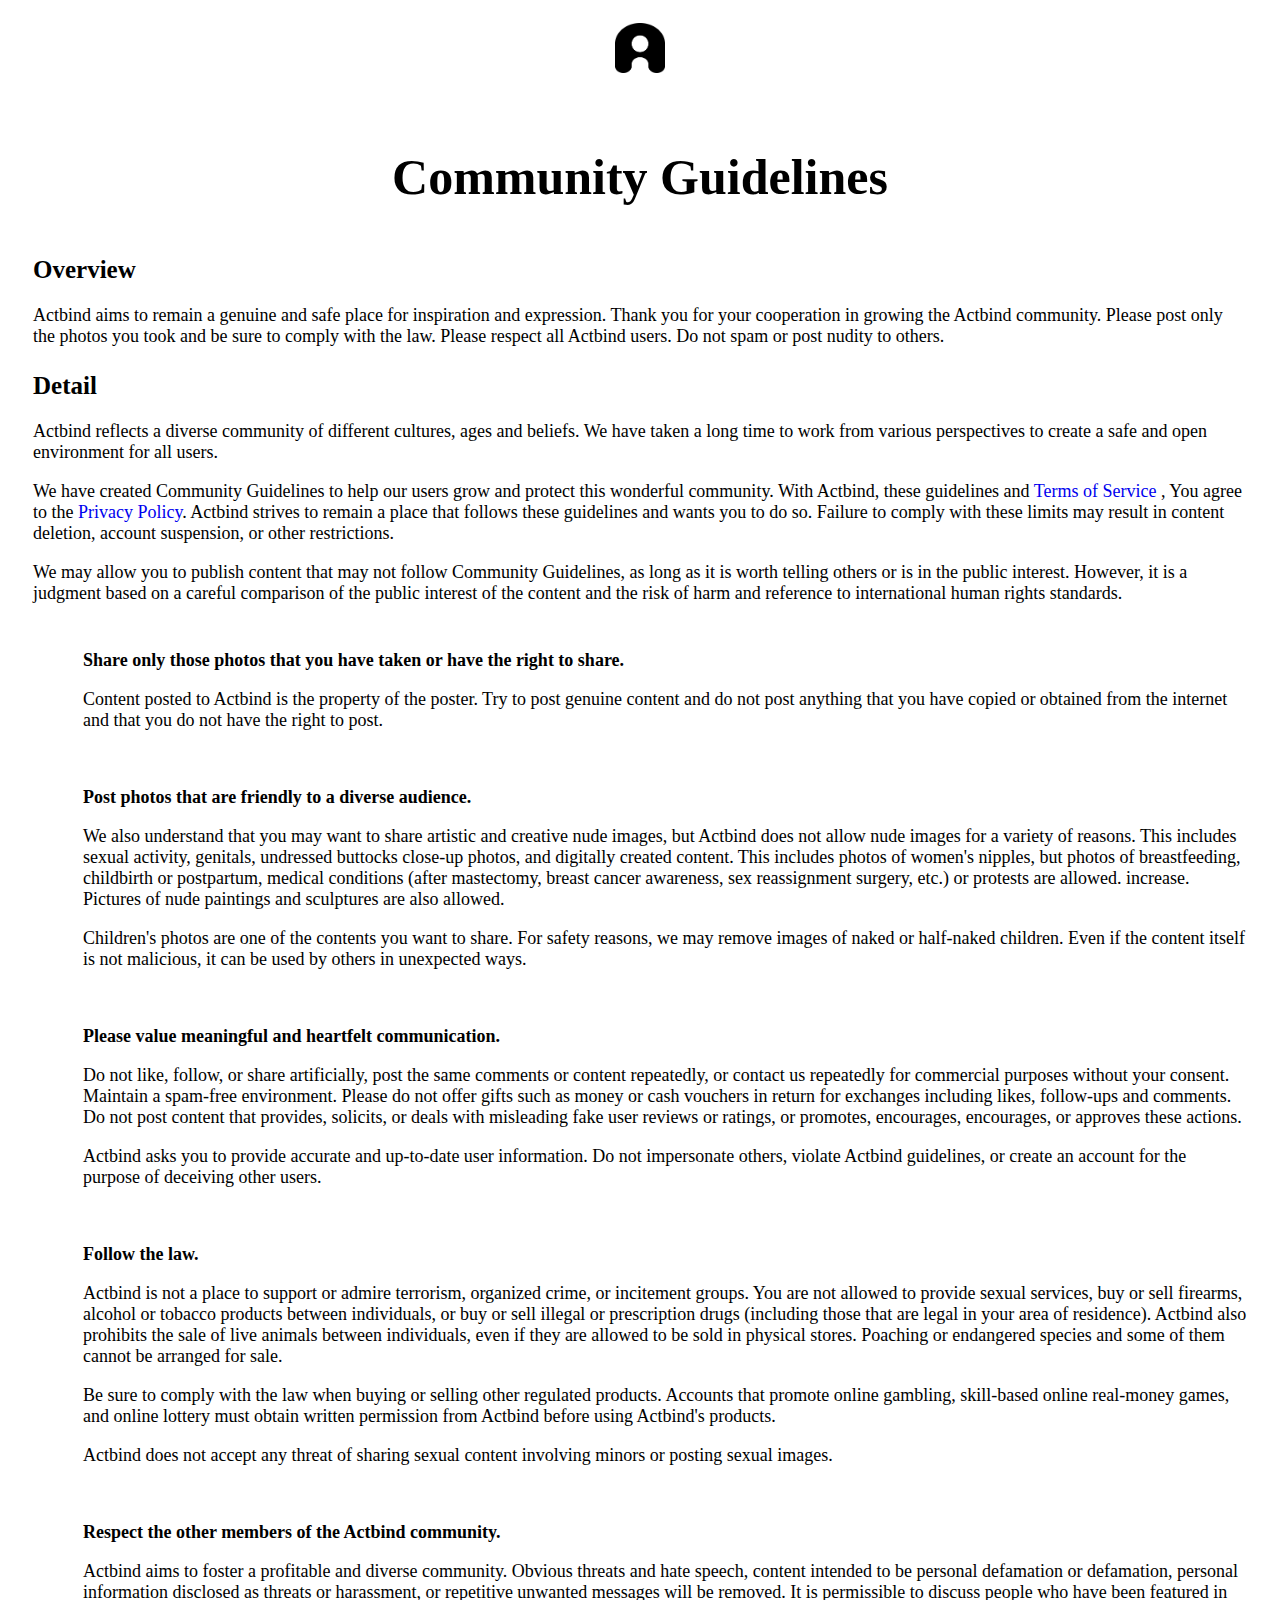
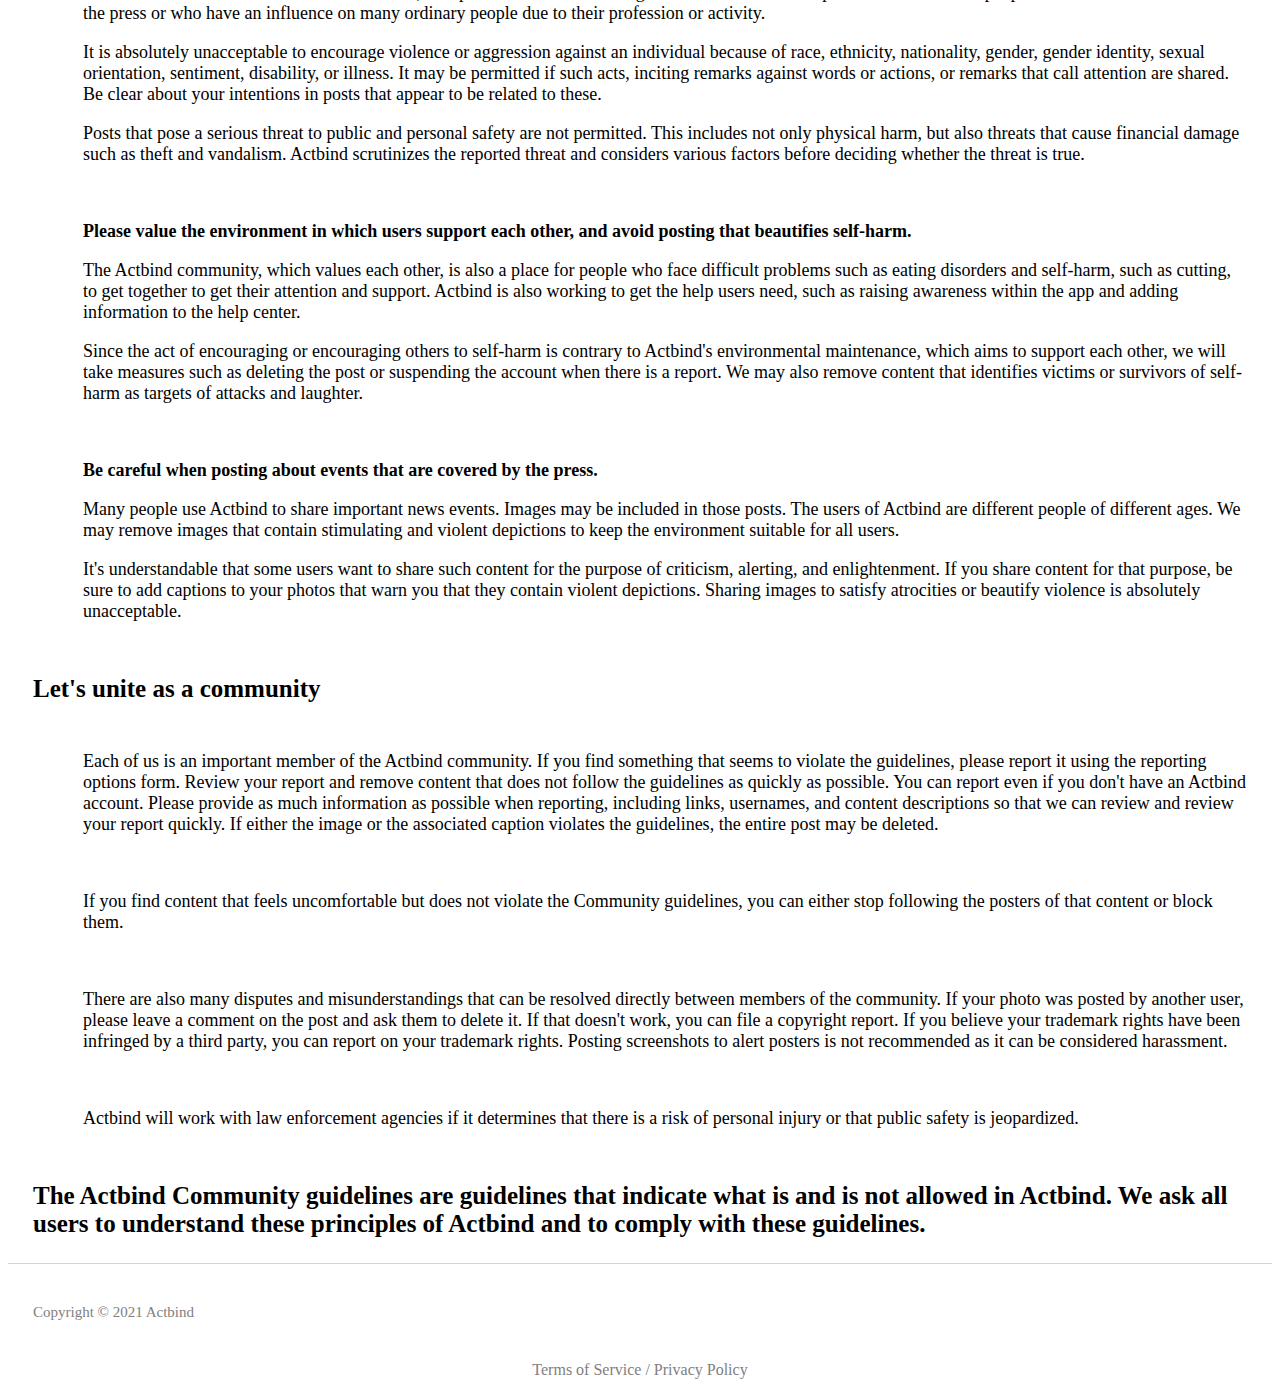
<file: community-guidelines/index.html>
<!DOCTYPE html>
<html lang="en">
    <head>
        <meta charset="utf-8">
        <meta http-equiv="X-UA-Compatible" content="IE=edge">
        <title>Community Guidelines | Actbind</title>

        <meta name="viewport" content="width=device-width, initial-scale=1, shrink-to-fit=no">

        <meta name="description" content="Community Guidelines">

        <meta property="og:url" content="https://policy.actbind.com/community-guidelines">
        <meta property="og:title" content="Community Guidelines | Actbind">
        <meta property="og:type" content="website">
        <meta property="og:description" content="Community Guidelines">
        <meta property="og:img" content="img/logo.png">

        <link rel="icon" href="img/16.png" sizes="16x16" type="image/png"> 
        <link rel="icon" href="img/32.png" sizes="32x32" type="image/png">  
        <link rel="icon" href="img/48.png" sizes="48x48" type="image/png"> 
        <link rel="icon" href="img/62.png" sizes="62x62" type="image/png">

        <link rel="shortcut icon" href="img/icon.ico" type="image/x-icon">

        <link rel="apple-touch-icon-precomposed" href="img/150.png">

        <link rel="stylesheet" href="https://stackpath.bootstrapcdn.com/bootstrap/4.5.0/css/bootstrap.min.css" integrity="sha384-9aIt2nRpC12Uk9gS9baDl411NQApFmC26EwAOH8WgZl5MYYxFfc+NcPb1dKGj7Sk" crossorigin="anonymous">
        
        <link rel="stylesheet" href="top.css">
    </head>
    <body>
        <header>
            <div class="container">
                <div class="header">
                    <img class="header-logo" src="img/logo.png" alt="logo">
                </div>
            </div>
        </header>

        <main>
            <div class="container">
                <div class="row">
                    <h1>Community Guidelines</h1>
                </div>
                <div class="row">
                    <h2><b>Overview</b></h2>
                    <p>Actbind aims to remain a genuine and safe place for inspiration and expression. Thank you for your cooperation in growing the Actbind community. Please post only the photos you took and be sure to comply with the law. Please respect all Actbind users. Do not spam or post nudity to others.</p>
                </div>
                <div class="row">
                    <h2><b>Detail</b></h2>
                    <p>Actbind reflects a diverse community of different cultures, ages and beliefs. We have taken a long time to work from various perspectives to create a safe and open environment for all users.</p>
                    <p>We have created Community Guidelines to help our users grow and protect this wonderful community. With Actbind, these guidelines and <a href="https://policy.actbind.com/terms">Terms of Service</a>
                        , You agree to the <a href="https://policy.actbind.com/privacy">Privacy Policy</a>. Actbind strives to remain a place that follows these guidelines and wants you to do so. Failure to comply with these limits may result in content deletion, account suspension, or other restrictions.</p>
                    <p>We may allow you to publish content that may not follow Community Guidelines, as long as it is worth telling others or is in the public interest. However, it is a judgment based on a careful comparison of the public interest of the content and the risk of harm and reference to international human rights standards.</p>
                    <ul class="main-ul">
                        <li class="main-li">
                            <h3><b>Share only those photos that you have taken or have the right to share.</b></h3>
                            <p>Content posted to Actbind is the property of the poster. Try to post genuine content and do not post anything that you have copied or obtained from the internet and that you do not have the right to post.</p>
                        </li>
                        <li class="main-li">
                            <h3><b>Post photos that are friendly to a diverse audience.</b></h3>
                            <p>We also understand that you may want to share artistic and creative nude images, but Actbind does not allow nude images for a variety of reasons. This includes sexual activity, genitals, undressed buttocks close-up photos, and digitally created content. This includes photos of women's nipples, but photos of breastfeeding, childbirth or postpartum, medical conditions (after mastectomy, breast cancer awareness, sex reassignment surgery, etc.) or protests are allowed. increase. Pictures of nude paintings and sculptures are also allowed.</p>
                            <p>Children's photos are one of the contents you want to share. For safety reasons, we may remove images of naked or half-naked children. Even if the content itself is not malicious, it can be used by others in unexpected ways.</p>
                        </li>
                        <li class="main-li">
                            <h3><b>Please value meaningful and heartfelt communication.</b></h3>
                            <p>Do not like, follow, or share artificially, post the same comments or content repeatedly, or contact us repeatedly for commercial purposes without your consent. Maintain a spam-free environment. Please do not offer gifts such as money or cash vouchers in return for exchanges including likes, follow-ups and comments. Do not post content that provides, solicits, or deals with misleading fake user reviews or ratings, or promotes, encourages, encourages, or approves these actions.</p>
                            <p>Actbind asks you to provide accurate and up-to-date user information. Do not impersonate others, violate Actbind guidelines, or create an account for the purpose of deceiving other users.</p>
                        </li>
                        <li class="main-li">
                            <h3><b>Follow the law.</b></h3>
                            <p>Actbind is not a place to support or admire terrorism, organized crime, or incitement groups. You are not allowed to provide sexual services, buy or sell firearms, alcohol or tobacco products between individuals, or buy or sell illegal or prescription drugs (including those that are legal in your area of ​​residence). Actbind also prohibits the sale of live animals between individuals, even if they are allowed to be sold in physical stores. Poaching or endangered species and some of them cannot be arranged for sale.</p>
                            <p>Be sure to comply with the law when buying or selling other regulated products. Accounts that promote online gambling, skill-based online real-money games, and online lottery must obtain written permission from Actbind before using Actbind's products.</p>
                            <p>Actbind does not accept any threat of sharing sexual content involving minors or posting sexual images.</p>
                        </li>
                        <li class="main-li">
                            <h3><b>Respect the other members of the Actbind community.</b></h3>
                            <p>Actbind aims to foster a profitable and diverse community. Obvious threats and hate speech, content intended to be personal defamation or defamation, personal information disclosed as threats or harassment, or repetitive unwanted messages will be removed. It is permissible to discuss people who have been featured in the press or who have an influence on many ordinary people due to their profession or activity.</p>
                            <p>It is absolutely unacceptable to encourage violence or aggression against an individual because of race, ethnicity, nationality, gender, gender identity, sexual orientation, sentiment, disability, or illness. It may be permitted if such acts, inciting remarks against words or actions, or remarks that call attention are shared. Be clear about your intentions in posts that appear to be related to these.</p>
                            <p>Posts that pose a serious threat to public and personal safety are not permitted. This includes not only physical harm, but also threats that cause financial damage such as theft and vandalism. Actbind scrutinizes the reported threat and considers various factors before deciding whether the threat is true.</p>
                        </li>
                        <li class="main-li">
                            <h3><b>Please value the environment in which users support each other, and avoid posting that beautifies self-harm.</b></h3>
                            <p>The Actbind community, which values ​​each other, is also a place for people who face difficult problems such as eating disorders and self-harm, such as cutting, to get together to get their attention and support. Actbind is also working to get the help users need, such as raising awareness within the app and adding information to the help center.</p>
                            <p>Since the act of encouraging or encouraging others to self-harm is contrary to Actbind's environmental maintenance, which aims to support each other, we will take measures such as deleting the post or suspending the account when there is a report. We may also remove content that identifies victims or survivors of self-harm as targets of attacks and laughter.</p>
                        </li>
                        <li class="main-li">
                            <h3><b>Be careful when posting about events that are covered by the press.</b></h3>
                            <p>Many people use Actbind to share important news events. Images may be included in those posts. The users of Actbind are different people of different ages. We may remove images that contain stimulating and violent depictions to keep the environment suitable for all users.</p>
                            <p>It's understandable that some users want to share such content for the purpose of criticism, alerting, and enlightenment. If you share content for that purpose, be sure to add captions to your photos that warn you that they contain violent depictions. Sharing images to satisfy atrocities or beautify violence is absolutely unacceptable.</p>
                        </li>
                    </ul>
                </div>
                <div class="row">
                    <h2><b>Let's unite as a community</b></h2>
                    <ul class="main-ul">
                        <li class="main-li">
                            <p>Each of us is an important member of the Actbind community. If you find something that seems to violate the guidelines, please report it using the reporting options form. Review your report and remove content that does not follow the guidelines as quickly as possible. You can report even if you don't have an Actbind account. Please provide as much information as possible when reporting, including links, usernames, and content descriptions so that we can review and review your report quickly. If either the image or the associated caption violates the guidelines, the entire post may be deleted.</p>
                        </li>
                        <li class="main-li">
                            <p>If you find content that feels uncomfortable but does not violate the Community guidelines, you can either stop following the posters of that content or block them.</p>
                        </li>
                        <li class="main-li">
                            <p>There are also many disputes and misunderstandings that can be resolved directly between members of the community. If your photo was posted by another user, please leave a comment on the post and ask them to delete it. If that doesn't work, you can file a copyright report. If you believe your trademark rights have been infringed by a third party, you can report on your trademark rights. Posting screenshots to alert posters is not recommended as it can be considered harassment.</p>
                        </li>
                        <li class="main-li">
                            <p>Actbind will work with law enforcement agencies if it determines that there is a risk of personal injury or that public safety is jeopardized.</p>
                        </li>
                    </ul>
                </div>
                <div class="row">
                    <h2><b>The Actbind Community guidelines are guidelines that indicate what is and is not allowed in Actbind. We ask all users to understand these principles of Actbind and to comply with these guidelines.</b></h2>
                </div>
            </div>
        </main>
        <footer>
            <div class="container">
                <div class="row ">
                    <div class="col-md-6 col-sm-12 col-12 ">
                        <p class="footer-logo">Copyright © 2021 Actbind</p>
                    </div>

                    <div class="col-md-6 col-sm-12 col-12 ">
                        <ul class="inline footer-ul">
                            <li class="footer-li"><a href="https://policy.actbind.com"><font color=Gray>Terms of Service / Privacy Policy</font></a></li>
                        </ul>
                    </div>
                </div>
            </div>
        </footer>
    </body>
</html>
</file>
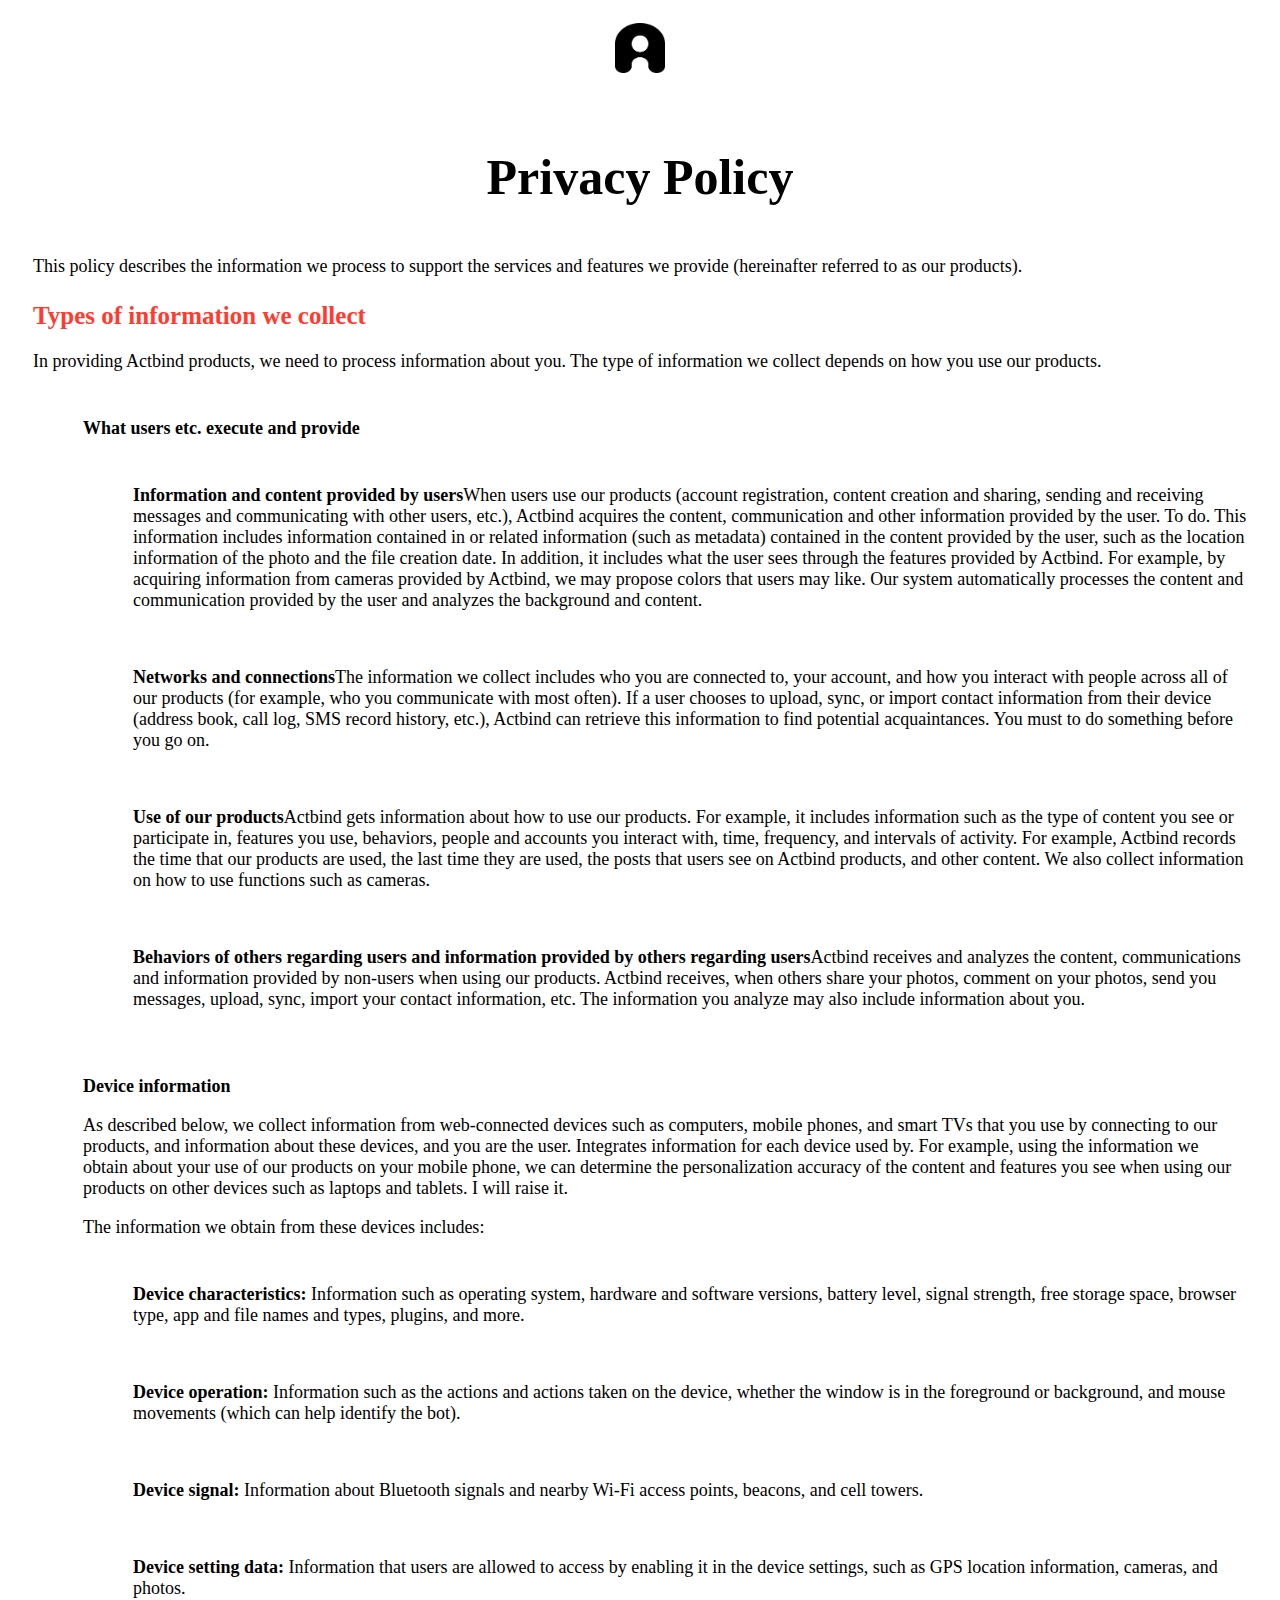
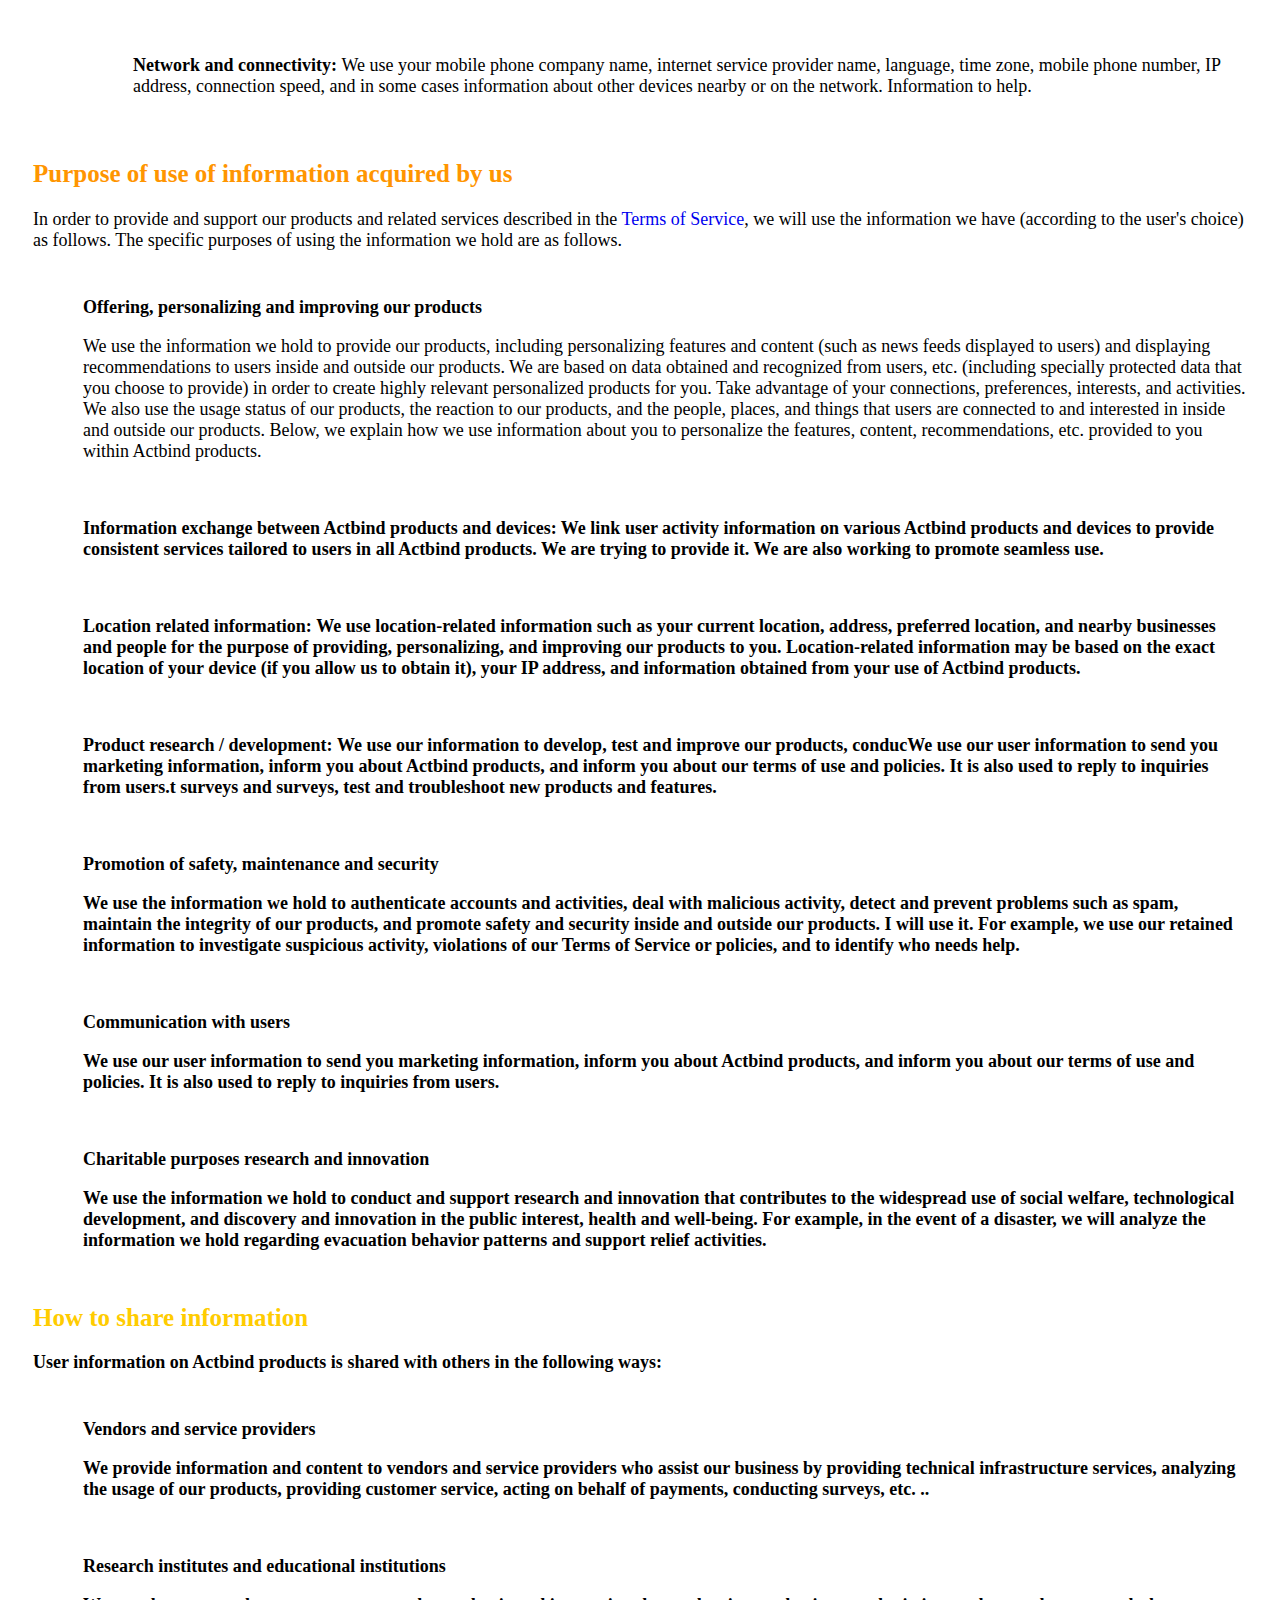
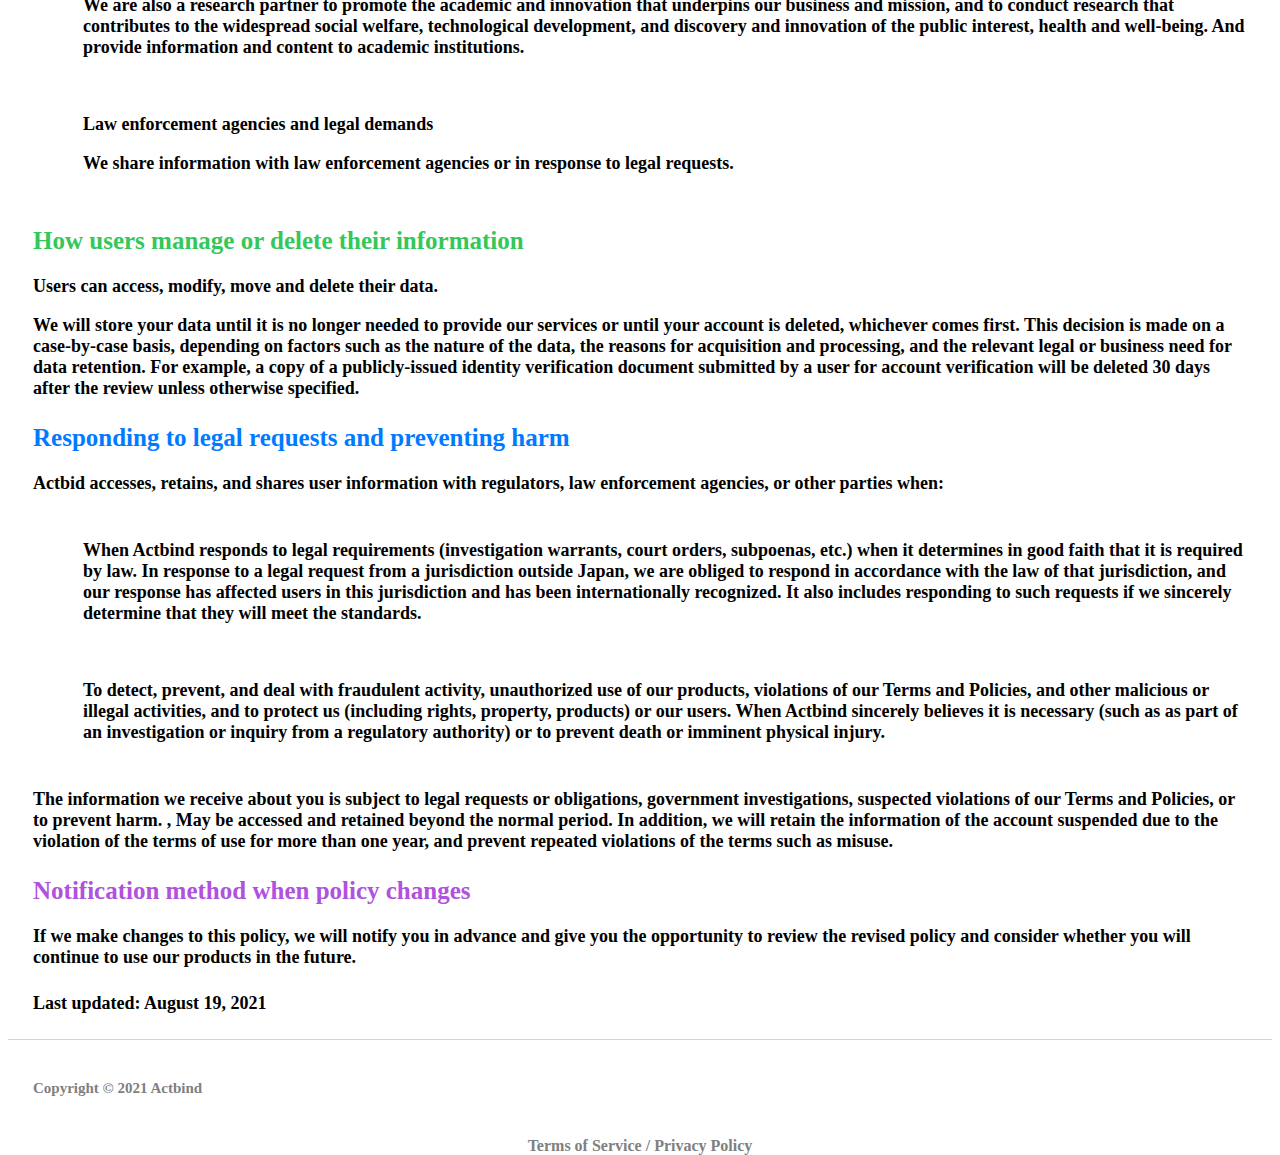
<file: privacy/index.html>
<!DOCTYPE html>
<html lang="en">
    <head>
        <meta charset="utf-8">
        <meta http-equiv="X-UA-Compatible" content="IE=edge">
        <title>Privacy Policy | Actbind</title>

        <meta name="viewport" content="width=device-width, initial-scale=1, shrink-to-fit=no">

        <meta name="description" content="Privacy Policy">

        <meta property="og:url" content="https://policy.actbind.com/privacy">
        <meta property="og:title" content="Privacy Policy | Actbind">
        <meta property="og:type" content="website">
        <meta property="og:description" content="Privacy Policy">
        <meta property="og:img" content="img/logo.png">

        <link rel="icon" href="img/16.png" sizes="16x16" type="image/png"> 
        <link rel="icon" href="img/32.png" sizes="32x32" type="image/png">  
        <link rel="icon" href="img/48.png" sizes="48x48" type="image/png"> 
        <link rel="icon" href="img/62.png" sizes="62x62" type="image/png">

        <link rel="shortcut icon" href="img/icon.ico" type="image/x-icon">

        <link rel="apple-touch-icon-precomposed" href="img/150.png">

        <link rel="stylesheet" href="https://stackpath.bootstrapcdn.com/bootstrap/4.5.0/css/bootstrap.min.css" integrity="sha384-9aIt2nRpC12Uk9gS9baDl411NQApFmC26EwAOH8WgZl5MYYxFfc+NcPb1dKGj7Sk" crossorigin="anonymous">
        
        <link rel="stylesheet" href="top.css">
    </head>
    <body>
        <header>
            <div class="container">
                <div class="header">
                    <img class="header-logo" src="img/logo.png" alt="logo">
                </div>
            </div>
        </header>

        <main>
            <div class="container">
                <div class="row">
                    <h1>Privacy Policy</h1>
                </div>
                <div class="row">
                    <p>This policy describes the information we process to support the services and features we provide (hereinafter referred to as our products).</p>
                </div>
                <div class="row">
                    <h2><font color="#ff3b30"><b>Types of information we collect</b></font></h2>
                    <p>In providing Actbind products, we need to process information about you. The type of information we collect depends on how you use our products.</p>
                    <ul class="main-ul">
                        <li class="main-li">
                            <h3><b>What users etc. execute and provide</b></h3>
                            <ul class="main-ul">
                                <li class="main-li">
                                    <p><b>Information and content provided by users</b>When users use our products (account registration, content creation and sharing, sending and receiving messages and communicating with other users, etc.), Actbind acquires the content, communication and other information provided by the user. To do. This information includes information contained in or related information (such as metadata) contained in the content provided by the user, such as the location information of the photo and the file creation date. In addition, it includes what the user sees through the features provided by Actbind. For example, by acquiring information from cameras provided by Actbind, we may propose colors that users may like. Our system automatically processes the content and communication provided by the user and analyzes the background and content.</p>
                                </li>
                                <li class="main-li">
                                    <p><b>Networks and connections</b>The information we collect includes who you are connected to, your account, and how you interact with people across all of our products (for example, who you communicate with most often). If a user chooses to upload, sync, or import contact information from their device (address book, call log, SMS record history, etc.), Actbind can retrieve this information to find potential acquaintances. You must to do something before you go on.</p>
                                </li>
                                <li class="main-li">
                                    <p><b>Use of our products</b>Actbind gets information about how to use our products. For example, it includes information such as the type of content you see or participate in, features you use, behaviors, people and accounts you interact with, time, frequency, and intervals of activity. For example, Actbind records the time that our products are used, the last time they are used, the posts that users see on Actbind products, and other content. We also collect information on how to use functions such as cameras.</p>
                                </li>
                                <li class="main-li">
                                    <p><b>Behaviors of others regarding users and information provided by others regarding users</b>Actbind receives and analyzes the content, communications and information provided by non-users when using our products. Actbind receives, when others share your photos, comment on your photos, send you messages, upload, sync, import your contact information, etc. The information you analyze may also include information about you.</p>
                                </li>
                            </ul>
                        </li>
                        <li class="main-li">
                            <h3><b>Device information</b></h3>
                            <p>As described below, we collect information from web-connected devices such as computers, mobile phones, and smart TVs that you use by connecting to our products, and information about these devices, and you are the user. Integrates information for each device used by. For example, using the information we obtain about your use of our products on your mobile phone, we can determine the personalization accuracy of the content and features you see when using our products on other devices such as laptops and tablets. I will raise it.</p>
                            <p>The information we obtain from these devices includes:</p>
                            <ul class="main-ul">
                                <li class="main-li">
                                    <p><b>Device characteristics: </b>Information such as operating system, hardware and software versions, battery level, signal strength, free storage space, browser type, app and file names and types, plugins, and more.</p>
                                </li>
                                <li class="main-li">
                                    <p><b>Device operation: </b>Information such as the actions and actions taken on the device, whether the window is in the foreground or background, and mouse movements (which can help identify the bot).</p>
                                </li>
                                <li class="main-li">
                                    <p><b>Device signal: </b>Information about Bluetooth signals and nearby Wi-Fi access points, beacons, and cell towers.</p>
                                </li>
                                <li class="main-li">
                                    <p><b>Device setting data: </b>Information that users are allowed to access by enabling it in the device settings, such as GPS location information, cameras, and photos.</p>
                                </li>
                                <li class="main-li">
                                    <p><b>Network and connectivity: </b>We use your mobile phone company name, internet service provider name, language, time zone, mobile phone number, IP address, connection speed, and in some cases information about other devices nearby or on the network. Information to help.</p>
                                </li>
                            </ul>
                        </li>
                    </ul>
                </div>
                <div class="row">
                    <h2><font color="#ff9500"><b>Purpose of use of information acquired by us</b></font></h2>
                    <p>In order to provide and support our products and related services described in the <a href="https://policy.actbind.com/terms">Terms of Service</a>, we will use the information we have (according to the user's choice) as follows. The specific purposes of using the information we hold are as follows.</p>
                    <ul class="main-ul">
                        <li class="main-li">
                            <h3><b>Offering, personalizing and improving our products</b></h3>
                            <p>We use the information we hold to provide our products, including personalizing features and content (such as news feeds displayed to users) and displaying recommendations to users inside and outside our products. We are based on data obtained and recognized from users, etc. (including specially protected data that you choose to provide) in order to create highly relevant personalized products for you. Take advantage of your connections, preferences, interests, and activities. We also use the usage status of our products, the reaction to our products, and the people, places, and things that users are connected to and interested in inside and outside our products. Below, we explain how we use information about you to personalize the features, content, recommendations, etc. provided to you within Actbind products.</p>
                            <li class="main-li">
                                <p><b>Information exchange between Actbind products and devices: </ b> We link user activity information on various Actbind products and devices to provide consistent services tailored to users in all Actbind products. We are trying to provide it. We are also working to promote seamless use.</p>
                            </li>
                            <li class="main-li">
                                <p><b>Location related information: </b>We use location-related information such as your current location, address, preferred location, and nearby businesses and people for the purpose of providing, personalizing, and improving our products to you. Location-related information may be based on the exact location of your device (if you allow us to obtain it), your IP address, and information obtained from your use of Actbind products.</p>
                            </li>
                            <li class="main-li">
                                <p><b>Product research / development: </b>We use our information to develop, test and improve our products, conducWe use our user information to send you marketing information, inform you about Actbind products, and inform you about our terms of use and policies. It is also used to reply to inquiries from users.t surveys and surveys, test and troubleshoot new products and features.</p>
                            </li>
                        </li>
                        <li class="main-li">
                            <h3><b>Promotion of safety, maintenance and security</b></h3>
                            <p>We use the information we hold to authenticate accounts and activities, deal with malicious activity, detect and prevent problems such as spam, maintain the integrity of our products, and promote safety and security inside and outside our products. I will use it. For example, we use our retained information to investigate suspicious activity, violations of our Terms of Service or policies, and to identify who needs help.</p>
                        </li>
                        <li class="main-li">
                            <h3><b>Communication with users</b></h3>
                            <p>We use our user information to send you marketing information, inform you about Actbind products, and inform you about our terms of use and policies. It is also used to reply to inquiries from users.</p>
                        </li>
                        <li class="main-li">
                            <h3><b>Charitable purposes research and innovation</b></h3>
                            <p>We use the information we hold to conduct and support research and innovation that contributes to the widespread use of social welfare, technological development, and discovery and innovation in the public interest, health and well-being. For example, in the event of a disaster, we will analyze the information we hold regarding evacuation behavior patterns and support relief activities.</p>
                        </li>
                    </ul>
                </div>
                <div class="row">
                    <h2><font color="#ffcc00"><b>How to share information</b></font></h2>
                    <p>User information on Actbind products is shared with others in the following ways:</p>
                    <ul class="main-ul">
                        <li class="main-li">
                            <h3><b>Vendors and service providers</b></h3>
                            <p>We provide information and content to vendors and service providers who assist our business by providing technical infrastructure services, analyzing the usage of our products, providing customer service, acting on behalf of payments, conducting surveys, etc. ..</p>
                        </li>
                        <li class="main-li">
                            <h3><b>Research institutes and educational institutions</b></h3>
                            <p>We are also a research partner to promote the academic and innovation that underpins our business and mission, and to conduct research that contributes to the widespread social welfare, technological development, and discovery and innovation of the public interest, health and well-being. And provide information and content to academic institutions.</p>
                        </li>
                        <li class="main-li">
                            <h3><b>Law enforcement agencies and legal demands</b></h3>
                            <p>We share information with law enforcement agencies or in response to legal requests.</p>
                        </li>
                    </ul>
                </div>
                <div class="row">
                    <h2><font color="#34c759"><b>How users manage or delete their information</b></font></h2>
                    <p>Users can access, modify, move and delete their data.</p>
                    <p>We will store your data until it is no longer needed to provide our services or until your account is deleted, whichever comes first. This decision is made on a case-by-case basis, depending on factors such as the nature of the data, the reasons for acquisition and processing, and the relevant legal or business need for data retention. For example, a copy of a publicly-issued identity verification document submitted by a user for account verification will be deleted 30 days after the review unless otherwise specified.</p>
                </div>
                <div class="row">
                    <h2><font color="#007aff"><b>Responding to legal requests and preventing harm</b></font></h2>
                    <p>Actbid accesses, retains, and shares user information with regulators, law enforcement agencies, or other parties when:</p>
                    <ul class="main-ul">
                        <li class="main-li">
                            <p>When Actbind responds to legal requirements (investigation warrants, court orders, subpoenas, etc.) when it determines in good faith that it is required by law. In response to a legal request from a jurisdiction outside Japan, we are obliged to respond in accordance with the law of that jurisdiction, and our response has affected users in this jurisdiction and has been internationally recognized. It also includes responding to such requests if we sincerely determine that they will meet the standards.</p>
                        </li>
                        <li class="main-li">
                            <p>To detect, prevent, and deal with fraudulent activity, unauthorized use of our products, violations of our Terms and Policies, and other malicious or illegal activities, and to protect us (including rights, property, products) or our users. When Actbind sincerely believes it is necessary (such as as part of an investigation or inquiry from a regulatory authority) or to prevent death or imminent physical injury.</p>
                        </li>
                    </ul>
                    <p>The information we receive about you is subject to legal requests or obligations, government investigations, suspected violations of our Terms and Policies, or to prevent harm. , May be accessed and retained beyond the normal period. In addition, we will retain the information of the account suspended due to the violation of the terms of use for more than one year, and prevent repeated violations of the terms such as misuse.</p>
                </div>
                <div class="row">
                    <h2><font color="#af52de"><b>Notification method when policy changes</b></font></h2>
                    <p>If we make changes to this policy, we will notify you in advance and give you the opportunity to review the revised policy and consider whether you will continue to use our products in the future.</p>
                </div>
                <div class="row">
                    <p>Last updated: August 19, 2021</p>
                </div>
            </div>
        </main>
        <footer>
            <div class="container">
                <div class="row ">
                    <div class="col-md-6 col-sm-12 col-12 ">
                        <p class="footer-logo">Copyright © 2021 Actbind</p>
                    </div>

                    <div class="col-md-6 col-sm-12 col-12 ">
                        <ul class="inline footer-ul">
                            <li class="footer-li"><a href="https://policy.actbind.com"><font color=Gray>Terms of Service / Privacy Policy</font></a></li>
                        </ul>
                    </div>
                </div>
            </div>
        </footer>
    </body>
</html>
</file>
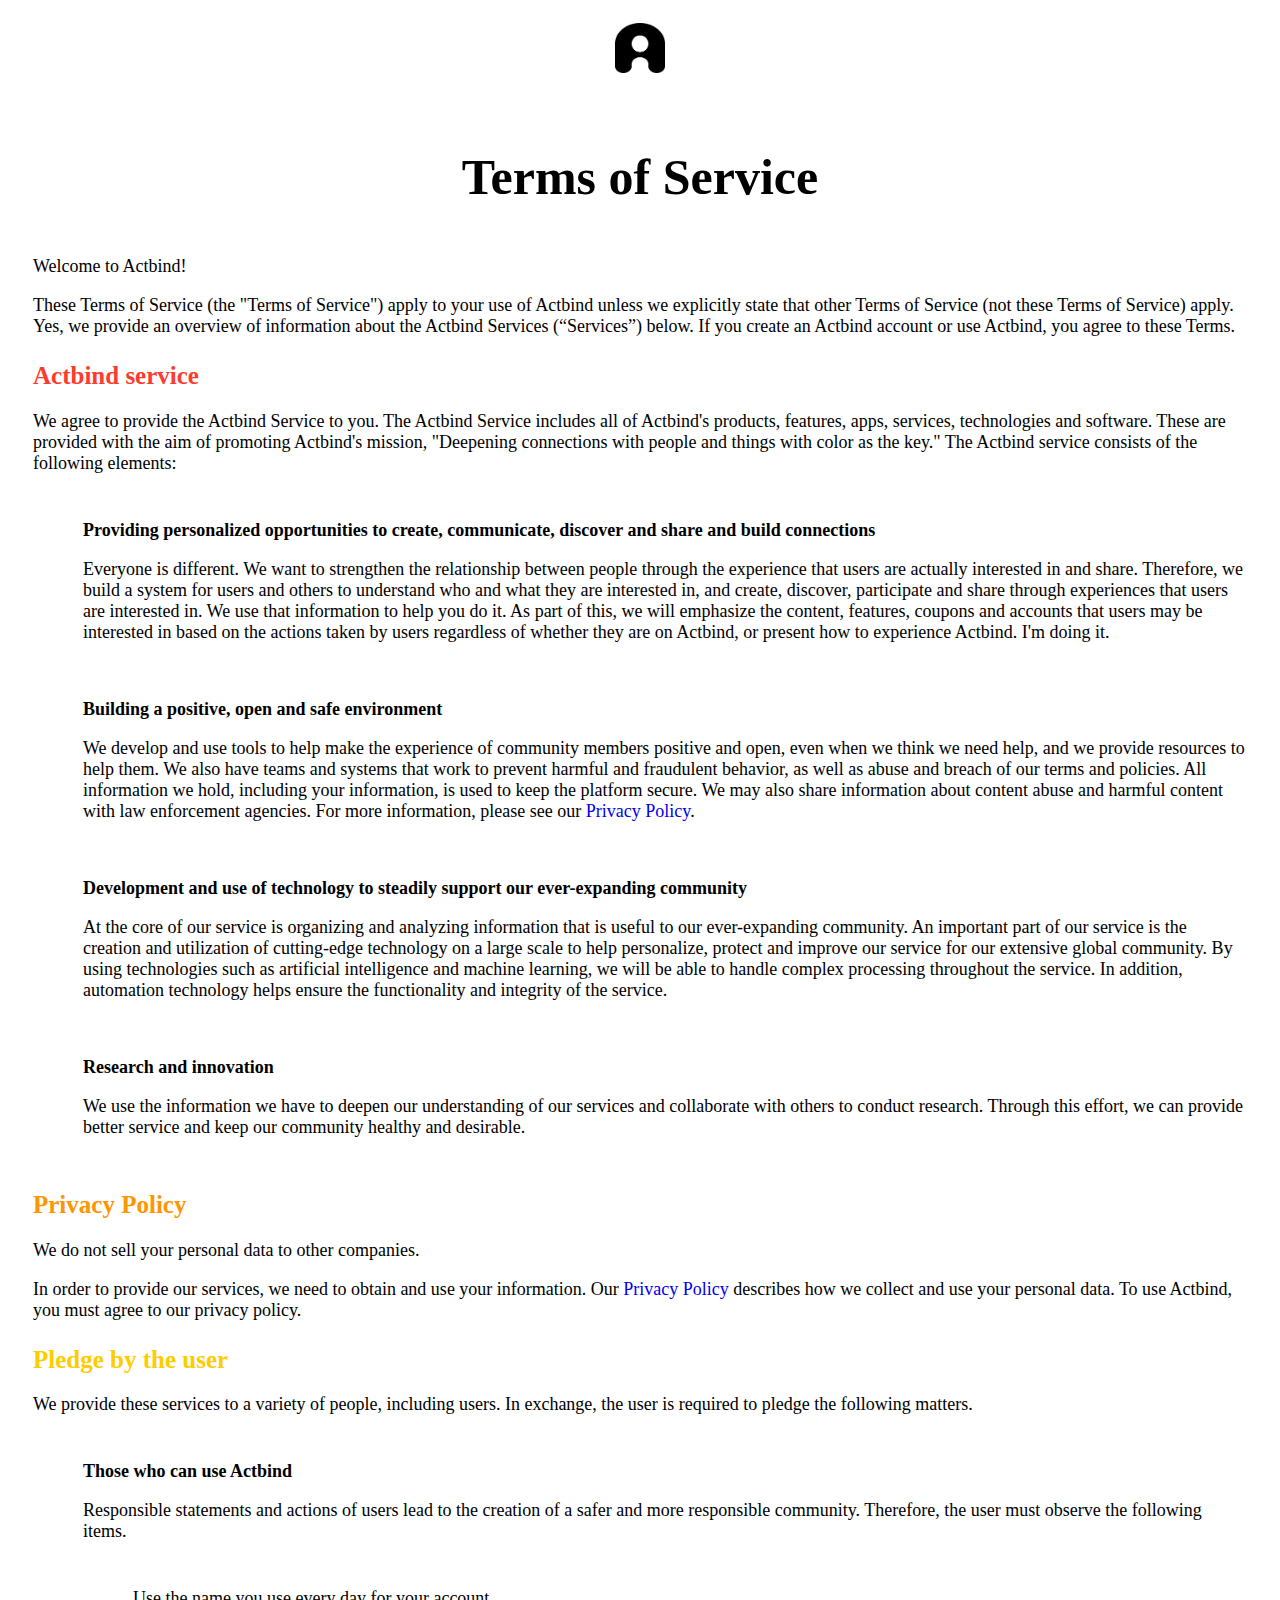
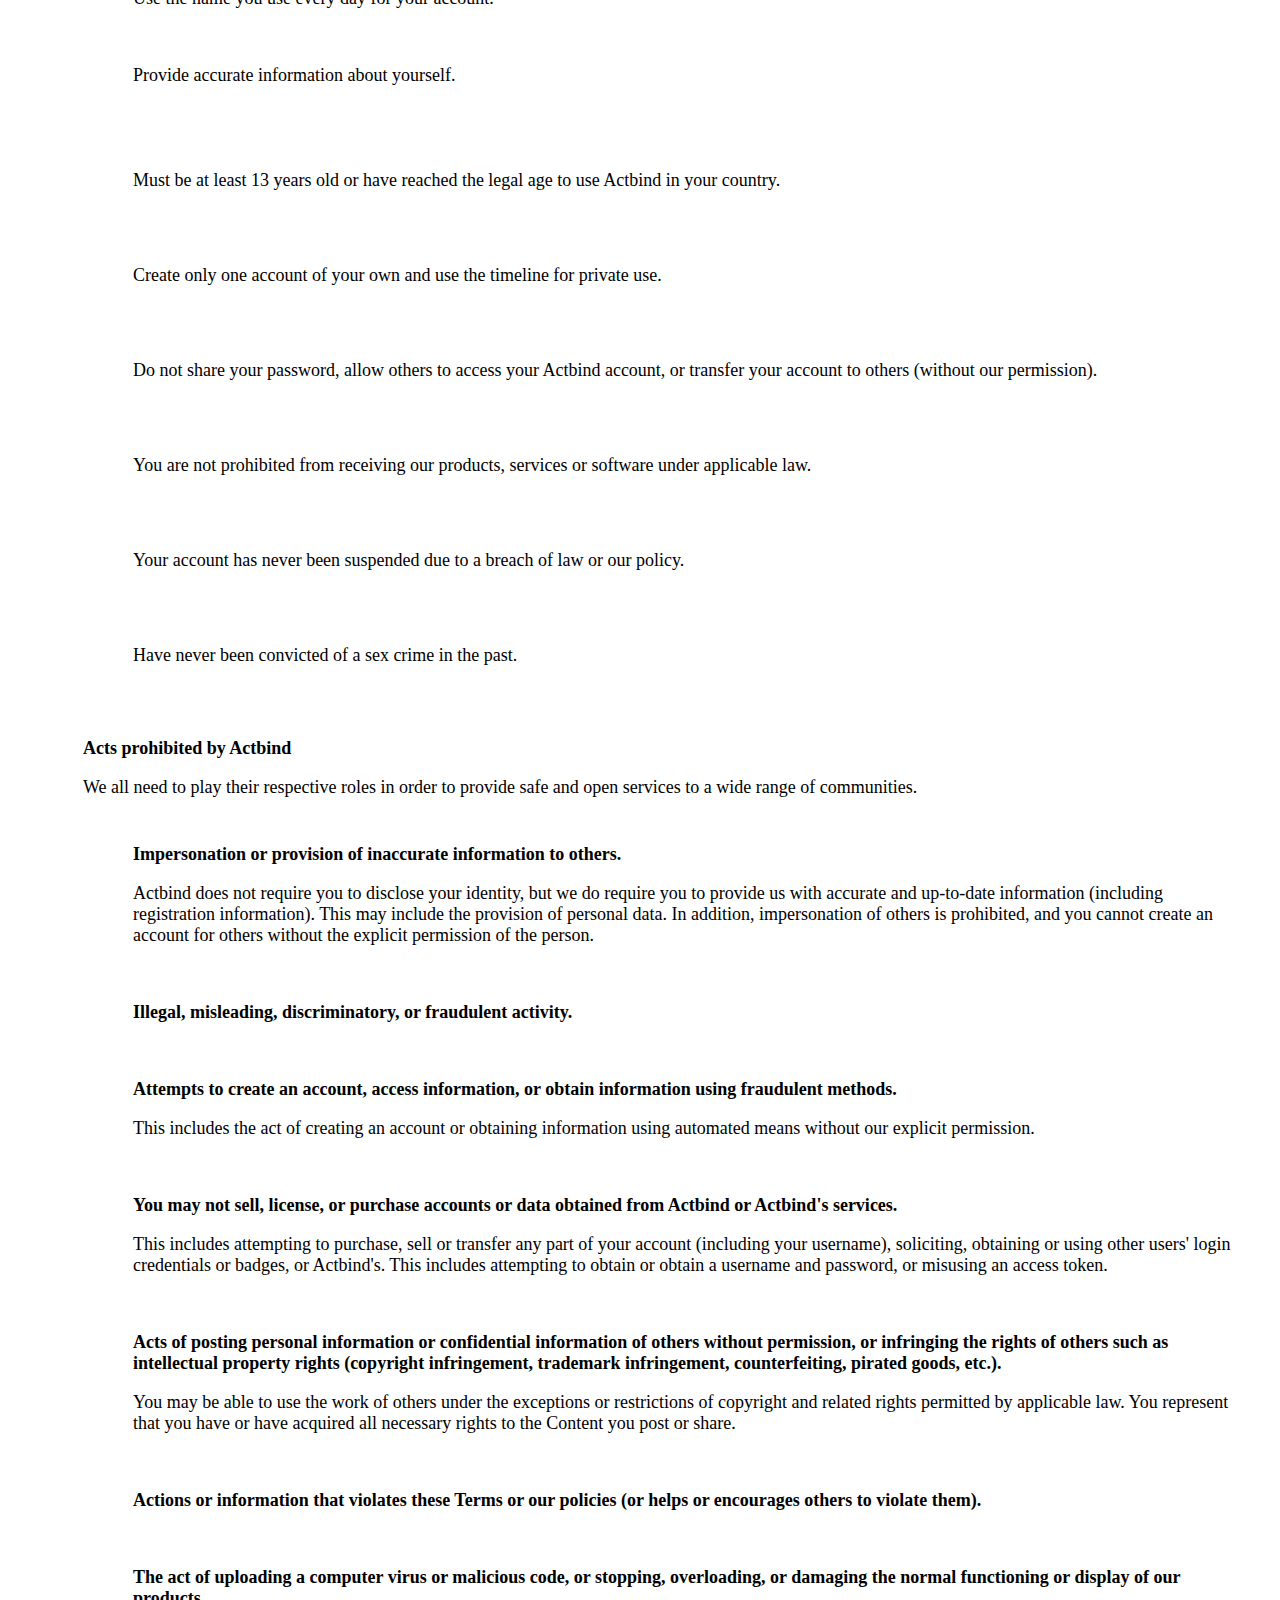
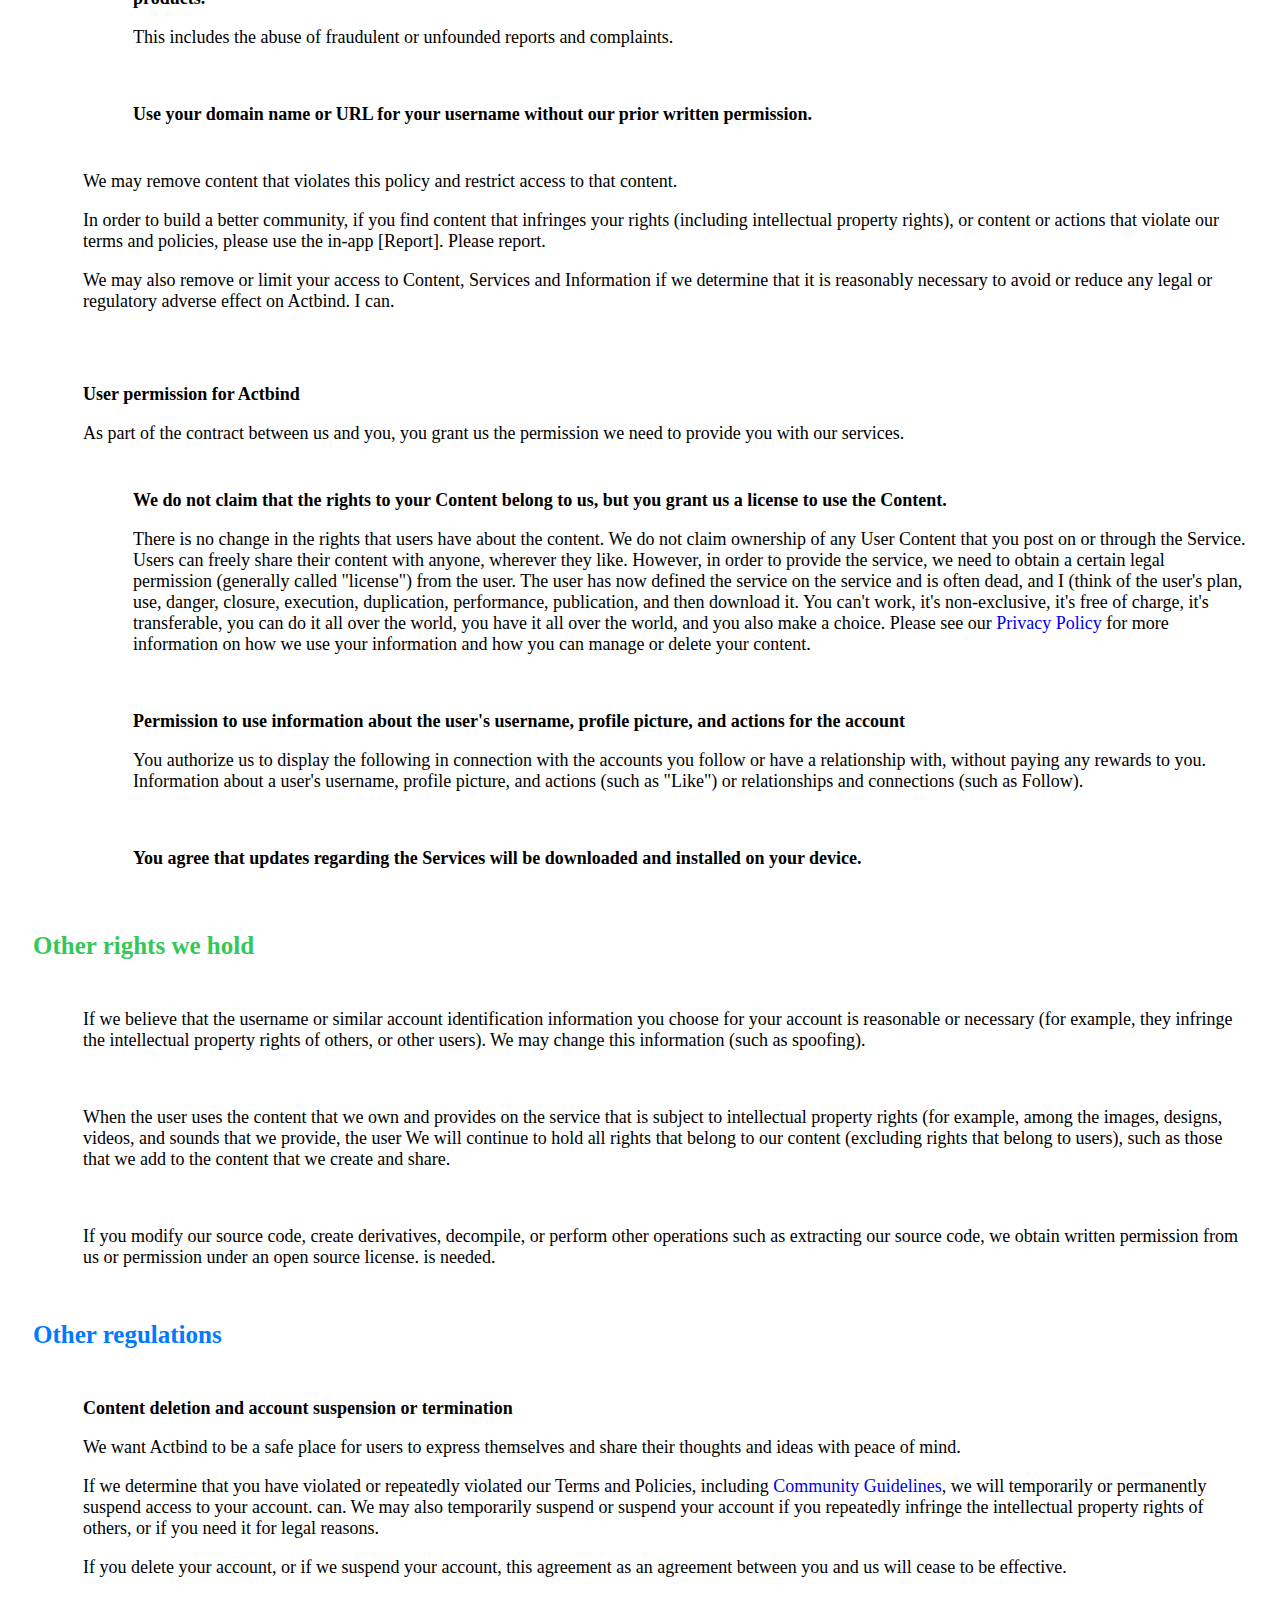
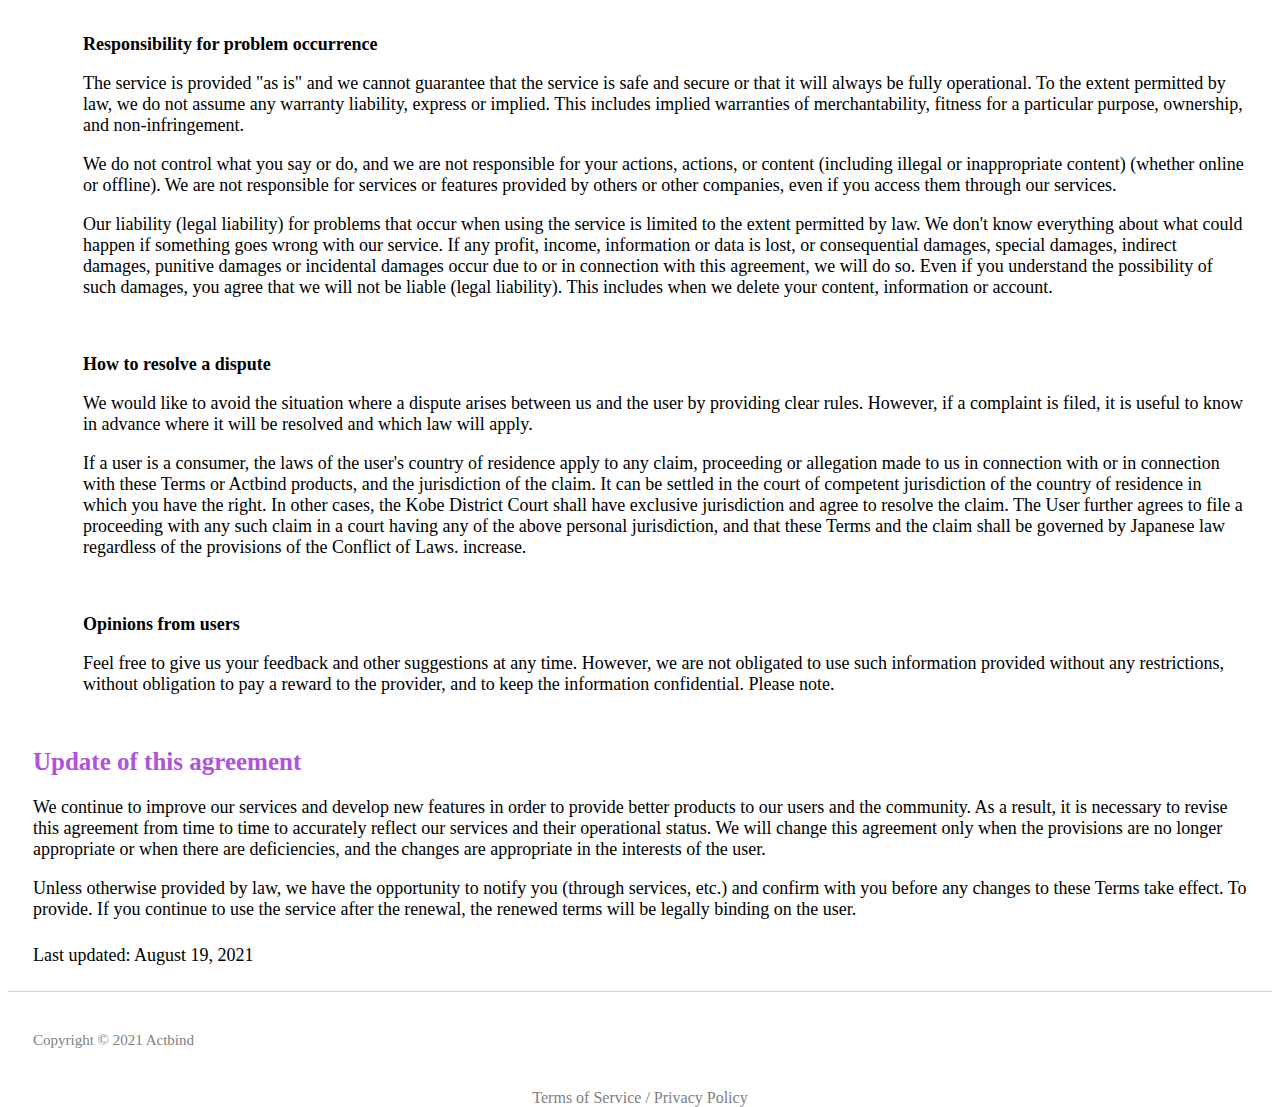
<file: terms/index.html>
<!DOCTYPE html>
<html lang="en">
    <head>
        <meta charset="utf-8">
        <meta http-equiv="X-UA-Compatible" content="IE=edge">
        <title>Terms of Service | Actbind</title>

        <meta name="viewport" content="width=device-width, initial-scale=1, shrink-to-fit=no">

        <meta name="description" content="Terms of Service">

        <meta property="og:url" content="https://policy.actbind.com/terms">
        <meta property="og:title" content="Terms of Service | Actbind">
        <meta property="og:type" content="website">
        <meta property="og:description" content="Terms of Service">
        <meta property="og:img" content="img/logo.png">

        <link rel="icon" href="img/16.png" sizes="16x16" type="image/png"> 
        <link rel="icon" href="img/32.png" sizes="32x32" type="image/png">  
        <link rel="icon" href="img/48.png" sizes="48x48" type="image/png"> 
        <link rel="icon" href="img/62.png" sizes="62x62" type="image/png">

        <link rel="shortcut icon" href="img/icon.ico" type="image/x-icon">

        <link rel="apple-touch-icon-precomposed" href="img/150.png">

        <link rel="stylesheet" href="https://stackpath.bootstrapcdn.com/bootstrap/4.5.0/css/bootstrap.min.css" integrity="sha384-9aIt2nRpC12Uk9gS9baDl411NQApFmC26EwAOH8WgZl5MYYxFfc+NcPb1dKGj7Sk" crossorigin="anonymous">
        
        <link rel="stylesheet" href="top.css">
    </head>
    <body>
        <header>
            <div class="container">
                <div class="header">
                    <img class="header-logo" src="img/logo.png" alt="logo">
                </div>
            </div>
        </header>

        <main>
            <div class="container">
                <div class="row">
                    <h1>Terms of Service</h1>
                </div>
                <div class="row">
                    <p>Welcome to Actbind!</p>
                    <p>These Terms of Service (the "Terms of Service") apply to your use of Actbind unless we explicitly state that other Terms of Service (not these Terms of Service) apply. Yes, we provide an overview of information about the Actbind Services (“Services”) below. If you create an Actbind account or use Actbind, you agree to these Terms.</p>
                </div>
                <div class="row">
                    <h2><font color="#ff3b30"><b>Actbind service</b></font></h2>
                    <p>We agree to provide the Actbind Service to you. The Actbind Service includes all of Actbind's products, features, apps, services, technologies and software. These are provided with the aim of promoting Actbind's mission, "Deepening connections with people and things with color as the key." The Actbind service consists of the following elements:</p>
                    <ul class="main-ul">
                        <li class="main-li">
                            <h3><b>Providing personalized opportunities to create, communicate, discover and share and build connections</b></h3>
                            <p>Everyone is different. We want to strengthen the relationship between people through the experience that users are actually interested in and share. Therefore, we build a system for users and others to understand who and what they are interested in, and create, discover, participate and share through experiences that users are interested in. We use that information to help you do it. As part of this, we will emphasize the content, features, coupons and accounts that users may be interested in based on the actions taken by users regardless of whether they are on Actbind, or present how to experience Actbind. I'm doing it.</p>
                        </li>
                        <li class="main-li">
                            <h3><b>Building a positive, open and safe environment</b></h3>
                            <p>We develop and use tools to help make the experience of community members positive and open, even when we think we need help, and we provide resources to help them. We also have teams and systems that work to prevent harmful and fraudulent behavior, as well as abuse and breach of our terms and policies. All information we hold, including your information, is used to keep the platform secure. We may also share information about content abuse and harmful content with law enforcement agencies. For more information, please see our <a href="https://policy.actbind.com/privacy">Privacy Policy</a>.</p>
                        </li>
                        <li class="main-li">
                            <h3><b>Development and use of technology to steadily support our ever-expanding community</b></h3>
                            <p>At the core of our service is organizing and analyzing information that is useful to our ever-expanding community. An important part of our service is the creation and utilization of cutting-edge technology on a large scale to help personalize, protect and improve our service for our extensive global community. By using technologies such as artificial intelligence and machine learning, we will be able to handle complex processing throughout the service. In addition, automation technology helps ensure the functionality and integrity of the service.</p>
                        </li>
                        <li class="main-li">
                            <h3><b>Research and innovation</b></h3>
                            <p>We use the information we have to deepen our understanding of our services and collaborate with others to conduct research. Through this effort, we can provide better service and keep our community healthy and desirable.</p>
                        </li>
                    </ul>
                </div>
                <div class="row">
                    <h2><font color="#ff9500"><b>Privacy Policy</b></font></h2>
                    <p>We do not sell your personal data to other companies.</p>
                    <p>In order to provide our services, we need to obtain and use your information. Our <a href="https://policy.actbind.com/privacy">Privacy Policy</a> describes how we collect and use your personal data. To use Actbind, you must agree to our privacy policy.</p>
                </div>
                <div class="row">
                    <h2><font color="#ffcc00"><b>Pledge by the user</b></font></h2>
                    <p>We provide these services to a variety of people, including users. In exchange, the user is required to pledge the following matters.</p>
                    <ul class="main-ul">
                        <li class="main-li">
                            <h3><b>Those who can use Actbind</b></h3>
                            <p>Responsible statements and actions of users lead to the creation of a safer and more responsible community. Therefore, the user must observe the following items.</p>
                            <ul class="main-ul">
                                <li class="main-li">
                                    <p>Use the name you use every day for your account.</p>
                                </li>
                                <li class="main-li">
                                    <p>Provide accurate information about yourself.</p>
                                </li>
                                <li class="main-li"></li>
                                    <p>Must be at least 13 years old or have reached the legal age to use Actbind in your country.</p>
                                </li>
                                <li class="main-li"></li>
                                    <p>Create only one account of your own and use the timeline for private use.</p>
                                </li>
                                <li class="main-li"></li>
                                    <p>Do not share your password, allow others to access your Actbind account, or transfer your account to others (without our permission).</p>
                                </li>
                                <li class="main-li"></li>
                                    <p>You are not prohibited from receiving our products, services or software under applicable law.</p>
                                </li>
                                <li class="main-li"></li>
                                    <p>Your account has never been suspended due to a breach of law or our policy.</p>
                                </li>
                                <li class="main-li"></li>
                                    <p>Have never been convicted of a sex crime in the past.</p>
                                </li>
                            </ul>
                        </li>
                    </ul>
                    <ul class="main-ul">
                        <li class="main-li">
                            <h3><b>Acts prohibited by Actbind</b></h3>
                            <p>We all need to play their respective roles in order to provide safe and open services to a wide range of communities.</p>
                            <ul class="main-ul">
                                <li class="main-li">
                                    <h3><b>Impersonation or provision of inaccurate information to others.</b></h3>
                                    <p>Actbind does not require you to disclose your identity, but we do require you to provide us with accurate and up-to-date information (including registration information). This may include the provision of personal data. In addition, impersonation of others is prohibited, and you cannot create an account for others without the explicit permission of the person.</p>
                                </li>
                                <li class="main-li">
                                    <h3><b>Illegal, misleading, discriminatory, or fraudulent activity.</b></h3>
                                </li>
                                <li class="main-li">
                                    <h3><b>Attempts to create an account, access information, or obtain information using fraudulent methods.</b></h3>
                                    <p>This includes the act of creating an account or obtaining information using automated means without our explicit permission.</p>
                                </li>
                                <li class="main-li">
                                    <h3><b>You may not sell, license, or purchase accounts or data obtained from Actbind or Actbind's services.</b></h3>
                                    <p>This includes attempting to purchase, sell or transfer any part of your account (including your username), soliciting, obtaining or using other users' login credentials or badges, or Actbind's. This includes attempting to obtain or obtain a username and password, or misusing an access token.</p>
                                </li>
                                <li class="main-li">
                                    <h3><b>Acts of posting personal information or confidential information of others without permission, or infringing the rights of others such as intellectual property rights (copyright infringement, trademark infringement, counterfeiting, pirated goods, etc.).</b></h3>
                                    <p>You may be able to use the work of others under the exceptions or restrictions of copyright and related rights permitted by applicable law. You represent that you have or have acquired all necessary rights to the Content you post or share.</p>
                                </li>
                                <li class="main-li">
                                    <h3><b>Actions or information that violates these Terms or our policies (or helps or encourages others to violate them).</b></h3>
                                </li>
                                <li class="main-li">
                                    <h3><b>The act of uploading a computer virus or malicious code, or stopping, overloading, or damaging the normal functioning or display of our products.</b></h3>
                                    <p>This includes the abuse of fraudulent or unfounded reports and complaints.</p>
                                </li>
                                <li class="main-li">
                                    <h3><b>Use your domain name or URL for your username without our prior written permission.</b></h3>
                                </li>
                            </ul>
                            <p>We may remove content that violates this policy and restrict access to that content.</p>
                            <p>In order to build a better community, if you find content that infringes your rights (including intellectual property rights), or content or actions that violate our terms and policies, please use the in-app [Report]. Please report.</p>
                            <p>We may also remove or limit your access to Content, Services and Information if we determine that it is reasonably necessary to avoid or reduce any legal or regulatory adverse effect on Actbind. I can.</p>
                        </li>
                    </ul>
                    <ul class="main-ul">
                        <li class="main-li">
                            <h3><b>User permission for Actbind</b></h3>
                            <p>As part of the contract between us and you, you grant us the permission we need to provide you with our services.</p>
                            <ul class="main-ul">
                                <li class="main-li">
                                    <h3><b>We do not claim that the rights to your Content belong to us, but you grant us a license to use the Content.</b></h3>
                                    <p>There is no change in the rights that users have about the content. We do not claim ownership of any User Content that you post on or through the Service. Users can freely share their content with anyone, wherever they like. However, in order to provide the service, we need to obtain a certain legal permission (generally called "license") from the user. The user has now defined the service on the service and is often dead, and I (think of the user's plan, use, danger, closure, execution, duplication, performance, publication, and then download it. You can't work, it's non-exclusive, it's free of charge, it's transferable, you can do it all over the world, you have it all over the world, and you also make a choice. Please see our <a href="https://policy.actbind.com/privacy">Privacy Policy</a> for more information on how we use your information and how you can manage or delete your content.</p>
                                </li>
                                <li class="main-li">
                                    <h3><b>Permission to use information about the user's username, profile picture, and actions for the account</b></h3>
                                    <p>You authorize us to display the following in connection with the accounts you follow or have a relationship with, without paying any rewards to you. Information about a user's username, profile picture, and actions (such as "Like") or relationships and connections (such as Follow).</p>
                                </li>
                                <li class="main-li">
                                    <h3><b>You agree that updates regarding the Services will be downloaded and installed on your device.</b></h3>
                                </li>
                            </ul>
                        </li>
                    </ul>
                </div>
                <div class="row">
                    <h2><font color="#34c759"><b>Other rights we hold</b></font></h2>
                    <ul class="main-ul">
                        <li class="main-li">
                            <p>If we believe that the username or similar account identification information you choose for your account is reasonable or necessary (for example, they infringe the intellectual property rights of others, or other users). We may change this information (such as spoofing).</p>
                        </li>
                        <li class="main-li">
                            <p>When the user uses the content that we own and provides on the service that is subject to intellectual property rights (for example, among the images, designs, videos, and sounds that we provide, the user We will continue to hold all rights that belong to our content (excluding rights that belong to users), such as those that we add to the content that we create and share.</p>
                        </li>
                        <li class="main-li">
                            <p>If you modify our source code, create derivatives, decompile, or perform other operations such as extracting our source code, we obtain written permission from us or permission under an open source license. is needed.</p>
                        </li>
                    </ul>
                </div>
                <div class="row">
                    <h2><font color="#007aff"><b>Other regulations</b></font></h2>
                    <ul class="main-ul">
                        <li class="main-li">
                            <h3><b>Content deletion and account suspension or termination</b></h3>
                            <p>We want Actbind to be a safe place for users to express themselves and share their thoughts and ideas with peace of mind.</p>
                            <p>If we determine that you have violated or repeatedly violated our Terms and Policies, including <a href="https://policy.actbind.com/community-guidelines">Community Guidelines</a>, we will temporarily or permanently suspend access to your account. can. We may also temporarily suspend or suspend your account if you repeatedly infringe the intellectual property rights of others, or if you need it for legal reasons.</p>
                            <p>If you delete your account, or if we suspend your account, this agreement as an agreement between you and us will cease to be effective.</p>
                        </li>
                        <li class="main-li">
                            <h3><b>Responsibility for problem occurrence</b></h3>
                            <p>The service is provided "as is" and we cannot guarantee that the service is safe and secure or that it will always be fully operational. To the extent permitted by law, we do not assume any warranty liability, express or implied. This includes implied warranties of merchantability, fitness for a particular purpose, ownership, and non-infringement.</p>
                            <p>We do not control what you say or do, and we are not responsible for your actions, actions, or content (including illegal or inappropriate content) (whether online or offline). We are not responsible for services or features provided by others or other companies, even if you access them through our services.</p>
                            <p>Our liability (legal liability) for problems that occur when using the service is limited to the extent permitted by law. We don't know everything about what could happen if something goes wrong with our service. If any profit, income, information or data is lost, or consequential damages, special damages, indirect damages, punitive damages or incidental damages occur due to or in connection with this agreement, we will do so. Even if you understand the possibility of such damages, you agree that we will not be liable (legal liability). This includes when we delete your content, information or account.</p>
                        </li>
                        <li class="main-li">
                            <h3><b>How to resolve a dispute</b></h3>
                            <p>We would like to avoid the situation where a dispute arises between us and the user by providing clear rules. However, if a complaint is filed, it is useful to know in advance where it will be resolved and which law will apply.</p>
                            <p>If a user is a consumer, the laws of the user's country of residence apply to any claim, proceeding or allegation made to us in connection with or in connection with these Terms or Actbind products, and the jurisdiction of the claim. It can be settled in the court of competent jurisdiction of the country of residence in which you have the right. In other cases, the Kobe District Court shall have exclusive jurisdiction and agree to resolve the claim. The User further agrees to file a proceeding with any such claim in a court having any of the above personal jurisdiction, and that these Terms and the claim shall be governed by Japanese law regardless of the provisions of the Conflict of Laws. increase.</p>
                        </li>
                        <li class="main-li">
                            <h3><b>Opinions from users</b></h3>
                            <p>Feel free to give us your feedback and other suggestions at any time. However, we are not obligated to use such information provided without any restrictions, without obligation to pay a reward to the provider, and to keep the information confidential. Please note.</p>
                        </li>
                    </ul>
                </div>
                <div class="row">
                    <h2><font color="#af52de"><b>Update of this agreement</b></font></h2>
                    <p>We continue to improve our services and develop new features in order to provide better products to our users and the community. As a result, it is necessary to revise this agreement from time to time to accurately reflect our services and their operational status. We will change this agreement only when the provisions are no longer appropriate or when there are deficiencies, and the changes are appropriate in the interests of the user.</p>
                    <p>Unless otherwise provided by law, we have the opportunity to notify you (through services, etc.) and confirm with you before any changes to these Terms take effect. To provide. If you continue to use the service after the renewal, the renewed terms will be legally binding on the user.</p>
                </div>
                <div class="row">
                    <p>Last updated: August 19, 2021</p>
                </div>
            </div>
        </main>
        <footer>
            <div class="container">
                <div class="row ">
                    <div class="col-md-6 col-sm-12 col-12 ">
                        <p class="footer-logo">Copyright © 2021 Actbind</p>
                    </div>

                    <div class="col-md-6 col-sm-12 col-12 ">
                        <ul class="inline footer-ul">
                            <li class="footer-li"><a href="https://policy.actbind.com"><font color=Gray>Terms of Service / Privacy Policy</font></a></li>
                        </ul>
                    </div>
                </div>
            </div>
        </footer>
    </body>
</html>
</file>
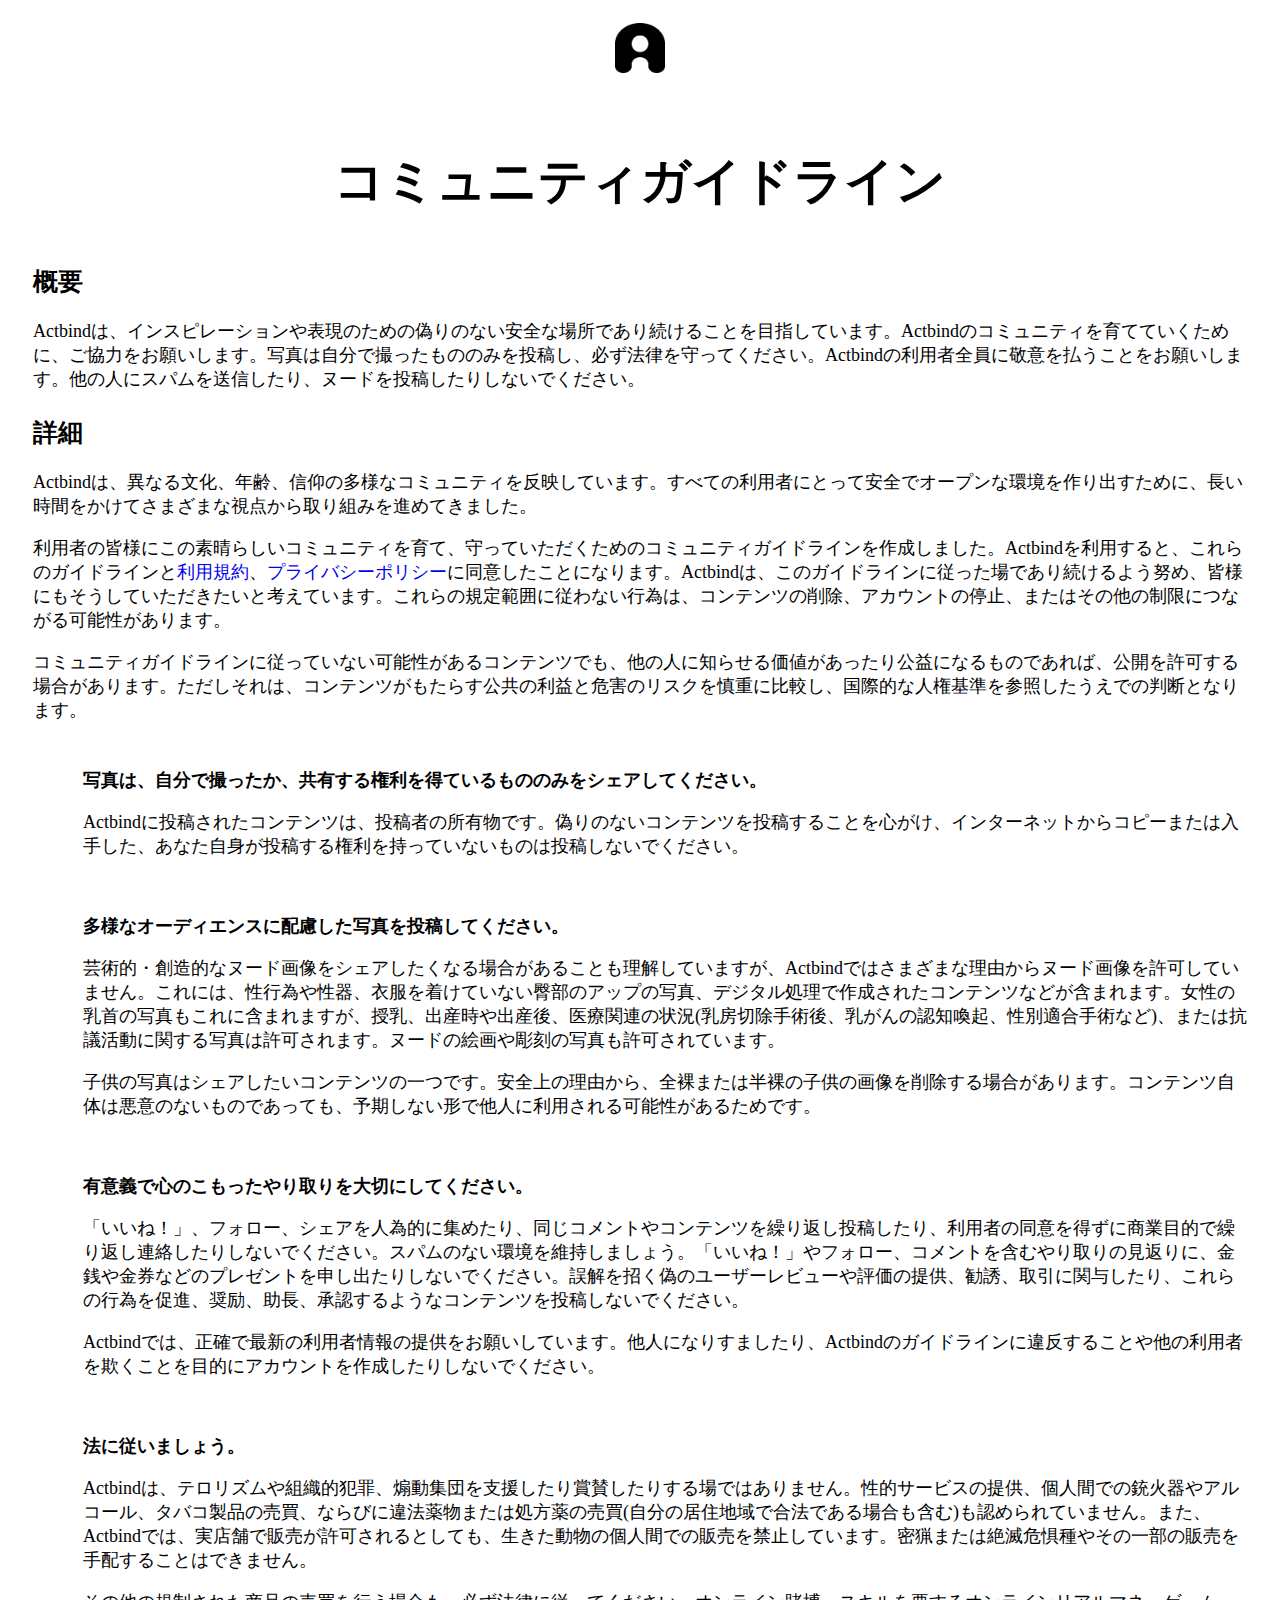
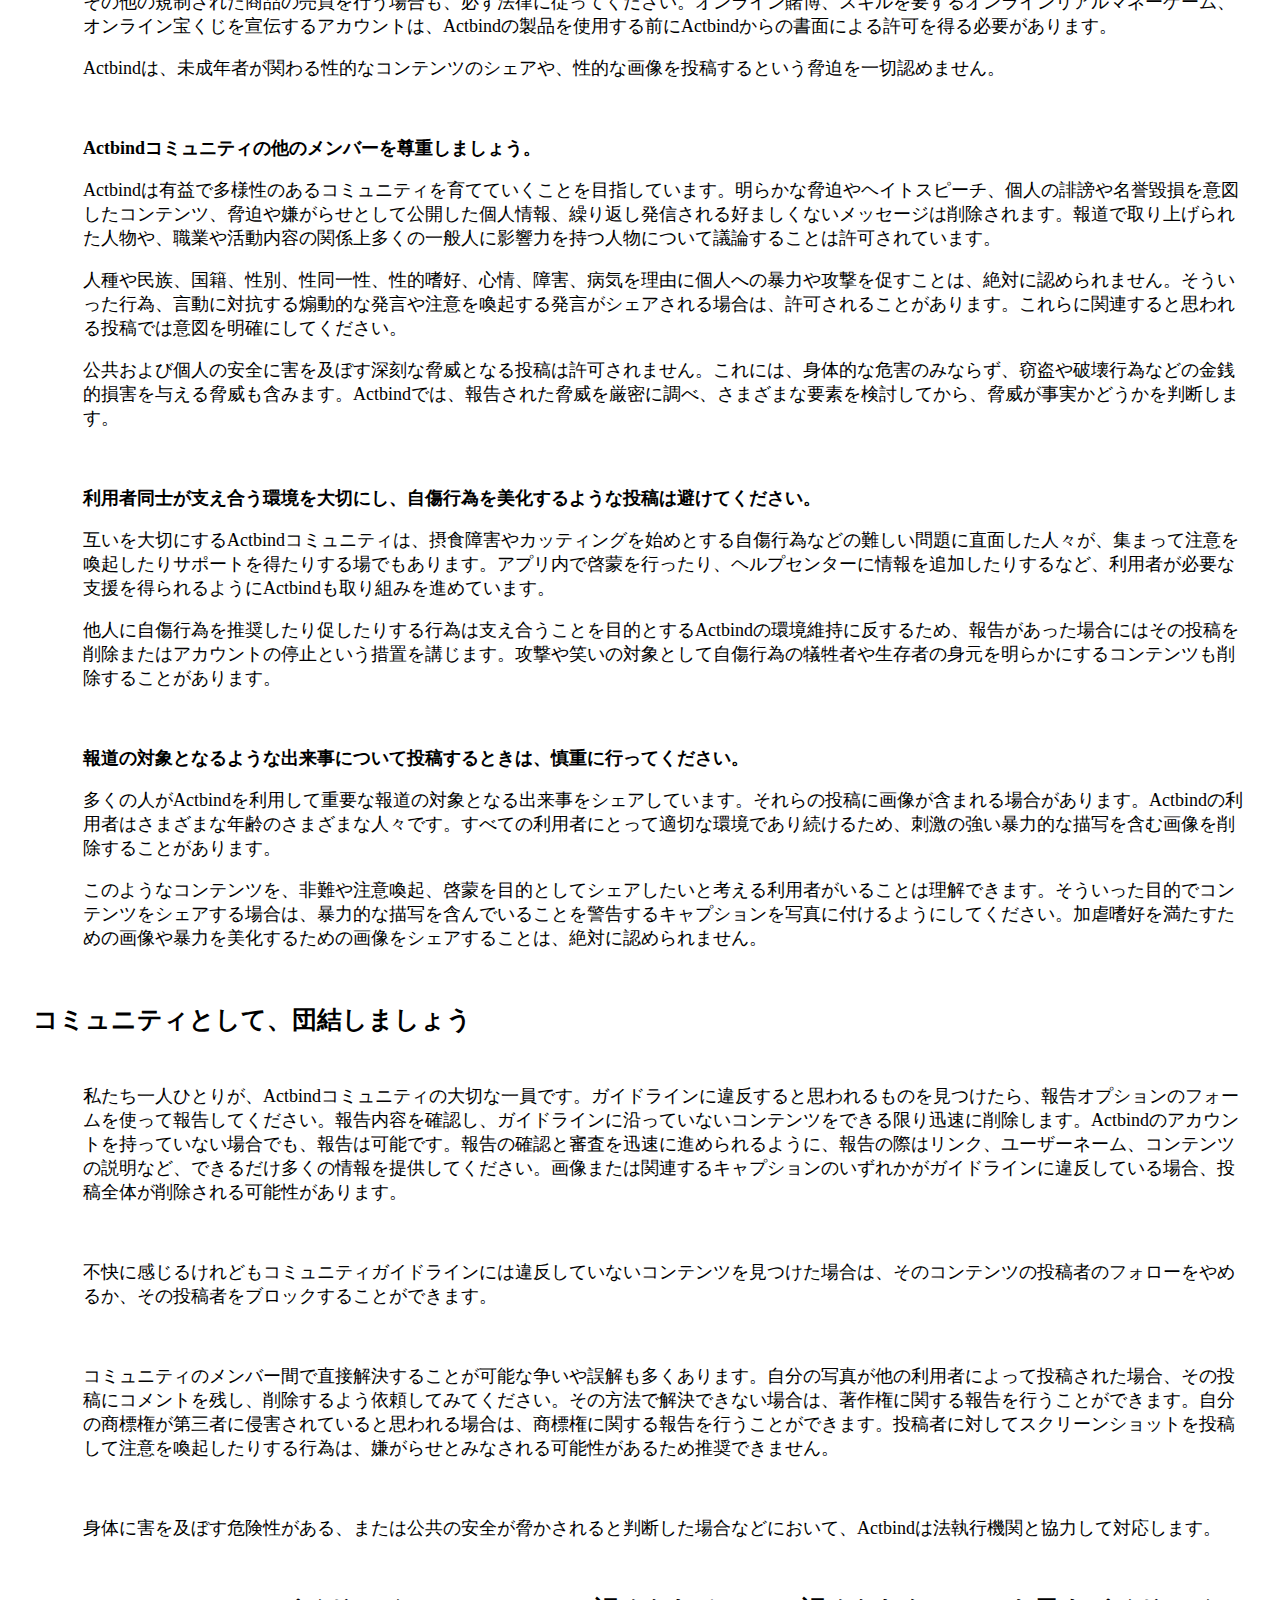
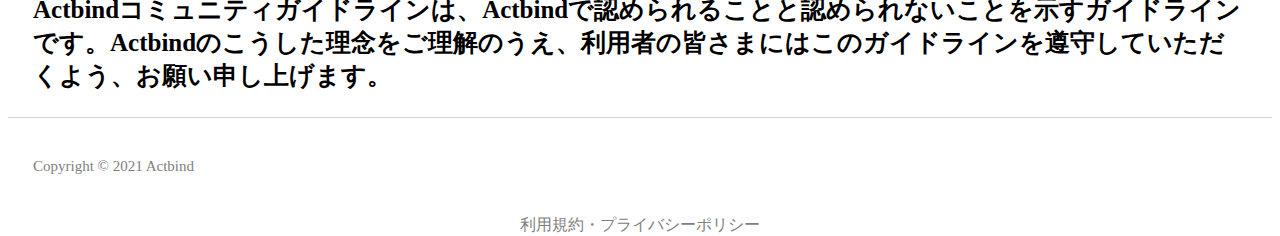
<file: ja（日本）/community-guidelines/index.html>
<!DOCTYPE html>
<html lang="ja">
    <head>
        <meta charset="utf-8">
        <meta http-equiv="X-UA-Compatible" content="IE=edge">
        <title>コミュニティガイドライン | Actbind</title>

        <meta name="viewport" content="width=device-width, initial-scale=1, shrink-to-fit=no">

        <meta name="description" content="コミュニティガイドライン">

        <meta property="og:url" content="https://policy.actbind.com/ja/community-guidelines">
        <meta property="og:title" content="コミュニティガイドライン | Actbind">
        <meta property="og:type" content="website">
        <meta property="og:description" content="コミュニティガイドライン">
        <meta property="og:img" content="img/logo.png">

        <link rel="icon" href="img/16.png" sizes="16x16" type="image/png"> 
        <link rel="icon" href="img/32.png" sizes="32x32" type="image/png">  
        <link rel="icon" href="img/48.png" sizes="48x48" type="image/png"> 
        <link rel="icon" href="img/62.png" sizes="62x62" type="image/png">

        <link rel="shortcut icon" href="img/icon.ico" type="image/x-icon">

        <link rel="apple-touch-icon-precomposed" href="img/150.png">

        <link rel="stylesheet" href="https://stackpath.bootstrapcdn.com/bootstrap/4.5.0/css/bootstrap.min.css" integrity="sha384-9aIt2nRpC12Uk9gS9baDl411NQApFmC26EwAOH8WgZl5MYYxFfc+NcPb1dKGj7Sk" crossorigin="anonymous">
        
        <link rel="stylesheet" href="top.css">
    </head>
    <body>
        <header>
            <div class="container">
                <div class="header">
                    <img class="header-logo" src="img/logo.png" alt="ロゴ">
                </div>
            </div>
        </header>

        <main>
            <div class="container">
                <div class="row">
                    <h1>コミュニティガイドライン</h1>
                </div>
                <div class="row">
                    <h2><b>概要</b></h2>
                    <p>Actbindは、インスピレーションや表現のための偽りのない安全な場所であり続けることを目指しています。Actbindのコミュニティを育てていくために、ご協力をお願いします。写真は自分で撮ったもののみを投稿し、必ず法律を守ってください。Actbindの利用者全員に敬意を払うことをお願いします。他の人にスパムを送信したり、ヌードを投稿したりしないでください。</p>
                </div>
                <div class="row">
                    <h2><b>詳細</b></h2>
                    <p>Actbindは、異なる文化、年齢、信仰の多様なコミュニティを反映しています。すべての利用者にとって安全でオープンな環境を作り出すために、長い時間をかけてさまざまな視点から取り組みを進めてきました。</p>
                    <p>利用者の皆様にこの素晴らしいコミュニティを育て、守っていただくためのコミュニティガイドラインを作成しました。Actbindを利用すると、これらのガイドラインと<a href="https://policy.actbind.com/ja/terms">利用規約</a>、<a href="https://policy.actbind.com/ja/privacy">プライバシーポリシー</a>に同意したことになります。Actbindは、このガイドラインに従った場であり続けるよう努め、皆様にもそうしていただきたいと考えています。これらの規定範囲に従わない行為は、コンテンツの削除、アカウントの停止、またはその他の制限につながる可能性があります。</p>
                    <p>コミュニティガイドラインに従っていない可能性があるコンテンツでも、他の人に知らせる価値があったり公益になるものであれば、公開を許可する場合があります。ただしそれは、コンテンツがもたらす公共の利益と危害のリスクを慎重に比較し、国際的な人権基準を参照したうえでの判断となります。</p>
                    <ul class="main-ul">
                        <li class="main-li">
                            <h3><b>写真は、自分で撮ったか、共有する権利を得ているもののみをシェアしてください。</b></h3>
                            <p>Actbindに投稿されたコンテンツは、投稿者の所有物です。偽りのないコンテンツを投稿することを心がけ、インターネットからコピーまたは入手した、あなた自身が投稿する権利を持っていないものは投稿しないでください。</p>
                        </li>
                        <li class="main-li">
                            <h3><b>多様なオーディエンスに配慮した写真を投稿してください。</b></h3>
                            <p>芸術的・創造的なヌード画像をシェアしたくなる場合があることも理解していますが、Actbindではさまざまな理由からヌード画像を許可していません。これには、性行為や性器、衣服を着けていない臀部のアップの写真、デジタル処理で作成されたコンテンツなどが含まれます。女性の乳首の写真もこれに含まれますが、授乳、出産時や出産後、医療関連の状況(乳房切除手術後、乳がんの認知喚起、性別適合手術など)、または抗議活動に関する写真は許可されます。ヌードの絵画や彫刻の写真も許可されています。</p>
                            <p>子供の写真はシェアしたいコンテンツの一つです。安全上の理由から、全裸または半裸の子供の画像を削除する場合があります。コンテンツ自体は悪意のないものであっても、予期しない形で他人に利用される可能性があるためです。</p>
                        </li>
                        <li class="main-li">
                            <h3><b>有意義で心のこもったやり取りを大切にしてください。</b></h3>
                            <p>「いいね！」、フォロー、シェアを人為的に集めたり、同じコメントやコンテンツを繰り返し投稿したり、利用者の同意を得ずに商業目的で繰り返し連絡したりしないでください。スパムのない環境を維持しましょう。「いいね！」やフォロー、コメントを含むやり取りの見返りに、金銭や金券などのプレゼントを申し出たりしないでください。誤解を招く偽のユーザーレビューや評価の提供、勧誘、取引に関与したり、これらの行為を促進、奨励、助長、承認するようなコンテンツを投稿しないでください。</p>
                            <p>Actbindでは、正確で最新の利用者情報の提供をお願いしています。他人になりすましたり、Actbindのガイドラインに違反することや他の利用者を欺くことを目的にアカウントを作成したりしないでください。</p>
                        </li>
                        <li class="main-li">
                            <h3><b>法に従いましょう。</b></h3>
                            <p>Actbindは、テロリズムや組織的犯罪、煽動集団を支援したり賞賛したりする場ではありません。性的サービスの提供、個人間での銃火器やアルコール、タバコ製品の売買、ならびに違法薬物または処方薬の売買(自分の居住地域で合法である場合も含む)も認められていません。また、Actbindでは、実店舗で販売が許可されるとしても、生きた動物の個人間での販売を禁止しています。密猟または絶滅危惧種やその一部の販売を手配することはできません。</p>
                            <p>その他の規制された商品の売買を行う場合も、必ず法律に従ってください。オンライン賭博、スキルを要するオンラインリアルマネーゲーム、オンライン宝くじを宣伝するアカウントは、Actbindの製品を使用する前にActbindからの書面による許可を得る必要があります。</p>
                            <p>Actbindは、未成年者が関わる性的なコンテンツのシェアや、性的な画像を投稿するという脅迫を一切認めません。</p>
                        </li>
                        <li class="main-li">
                            <h3><b>Actbindコミュニティの他のメンバーを尊重しましょう。</b></h3>
                            <p>Actbindは有益で多様性のあるコミュニティを育てていくことを目指しています。明らかな脅迫やヘイトスピーチ、個人の誹謗や名誉毀損を意図したコンテンツ、脅迫や嫌がらせとして公開した個人情報、繰り返し発信される好ましくないメッセージは削除されます。報道で取り上げられた人物や、職業や活動内容の関係上多くの一般人に影響力を持つ人物について議論することは許可されています。</p>
                            <p>人種や民族、国籍、性別、性同一性、性的嗜好、心情、障害、病気を理由に個人への暴力や攻撃を促すことは、絶対に認められません。そういった行為、言動に対抗する煽動的な発言や注意を喚起する発言がシェアされる場合は、許可されることがあります。これらに関連すると思われる投稿では意図を明確にしてください。</p>
                            <p>公共および個人の安全に害を及ぼす深刻な脅威となる投稿は許可されません。これには、身体的な危害のみならず、窃盗や破壊行為などの金銭的損害を与える脅威も含みます。Actbindでは、報告された脅威を厳密に調べ、さまざまな要素を検討してから、脅威が事実かどうかを判断します。</p>
                        </li>
                        <li class="main-li">
                            <h3><b>利用者同士が支え合う環境を大切にし、自傷行為を美化するような投稿は避けてください。</b></h3>
                            <p>互いを大切にするActbindコミュニティは、摂食障害やカッティングを始めとする自傷行為などの難しい問題に直面した人々が、集まって注意を喚起したりサポートを得たりする場でもあります。アプリ内で啓蒙を行ったり、ヘルプセンターに情報を追加したりするなど、利用者が必要な支援を得られるようにActbindも取り組みを進めています。</p>
                            <p>他人に自傷行為を推奨したり促したりする行為は支え合うことを目的とするActbindの環境維持に反するため、報告があった場合にはその投稿を削除またはアカウントの停止という措置を講じます。攻撃や笑いの対象として自傷行為の犠牲者や生存者の身元を明らかにするコンテンツも削除することがあります。</p>
                        </li>
                        <li class="main-li">
                            <h3><b>報道の対象となるような出来事について投稿するときは、慎重に行ってください。</b></h3>
                            <p>多くの人がActbindを利用して重要な報道の対象となる出来事をシェアしています。それらの投稿に画像が含まれる場合があります。Actbindの利用者はさまざまな年齢のさまざまな人々です。すべての利用者にとって適切な環境であり続けるため、刺激の強い暴力的な描写を含む画像を削除することがあります。</p>
                            <p>このようなコンテンツを、非難や注意喚起、啓蒙を目的としてシェアしたいと考える利用者がいることは理解できます。そういった目的でコンテンツをシェアする場合は、暴力的な描写を含んでいることを警告するキャプションを写真に付けるようにしてください。加虐嗜好を満たすための画像や暴力を美化するための画像をシェアすることは、絶対に認められません。</p>
                        </li>
                    </ul>
                </div>
                <div class="row">
                    <h2><b>コミュニティとして、団結しましょう</b></h2>
                    <ul class="main-ul">
                        <li class="main-li">
                            <p>私たち一人ひとりが、Actbindコミュニティの大切な一員です。ガイドラインに違反すると思われるものを見つけたら、報告オプションのフォームを使って報告してください。報告内容を確認し、ガイドラインに沿っていないコンテンツをできる限り迅速に削除します。Actbindのアカウントを持っていない場合でも、報告は可能です。報告の確認と審査を迅速に進められるように、報告の際はリンク、ユーザーネーム、コンテンツの説明など、できるだけ多くの情報を提供してください。画像または関連するキャプションのいずれかがガイドラインに違反している場合、投稿全体が削除される可能性があります。</p>
                        </li>
                        <li class="main-li">
                            <p>不快に感じるけれどもコミュニティガイドラインには違反していないコンテンツを見つけた場合は、そのコンテンツの投稿者のフォローをやめるか、その投稿者をブロックすることができます。</p>
                        </li>
                        <li class="main-li">
                            <p>コミュニティのメンバー間で直接解決することが可能な争いや誤解も多くあります。自分の写真が他の利用者によって投稿された場合、その投稿にコメントを残し、削除するよう依頼してみてください。その方法で解決できない場合は、著作権に関する報告を行うことができます。自分の商標権が第三者に侵害されていると思われる場合は、商標権に関する報告を行うことができます。投稿者に対してスクリーンショットを投稿して注意を喚起したりする行為は、嫌がらせとみなされる可能性があるため推奨できません。</p>
                        </li>
                        <li class="main-li">
                            <p>身体に害を及ぼす危険性がある、または公共の安全が脅かされると判断した場合などにおいて、Actbindは法執行機関と協力して対応します。</p>
                        </li>
                    </ul>
                </div>
                <div class="row">
                    <h2><b>Actbindコミュニティガイドラインは、Actbindで認められることと認められないことを示すガイドラインです。Actbindのこうした理念をご理解のうえ、利用者の皆さまにはこのガイドラインを遵守していただくよう、お願い申し上げます。</b></h2>
                </div>
            </div>
        </main>
        <footer>
            <div class="container">
                <div class="row ">
                    <div class="col-md-6 col-sm-12 col-12 ">
                        <p class="footer-logo">Copyright © 2021 Actbind</p>
                    </div>

                    <div class="col-md-6 col-sm-12 col-12 ">
                        <ul class="inline footer-ul">
                            <li class="footer-li"><a href="https://policy.actbind.com/ja"><font color=Gray>利用規約・プライバシーポリシー</font></a></li>
                        </ul>
                    </div>
                </div>
            </div>
        </footer>
    </body>
</html>
</file>
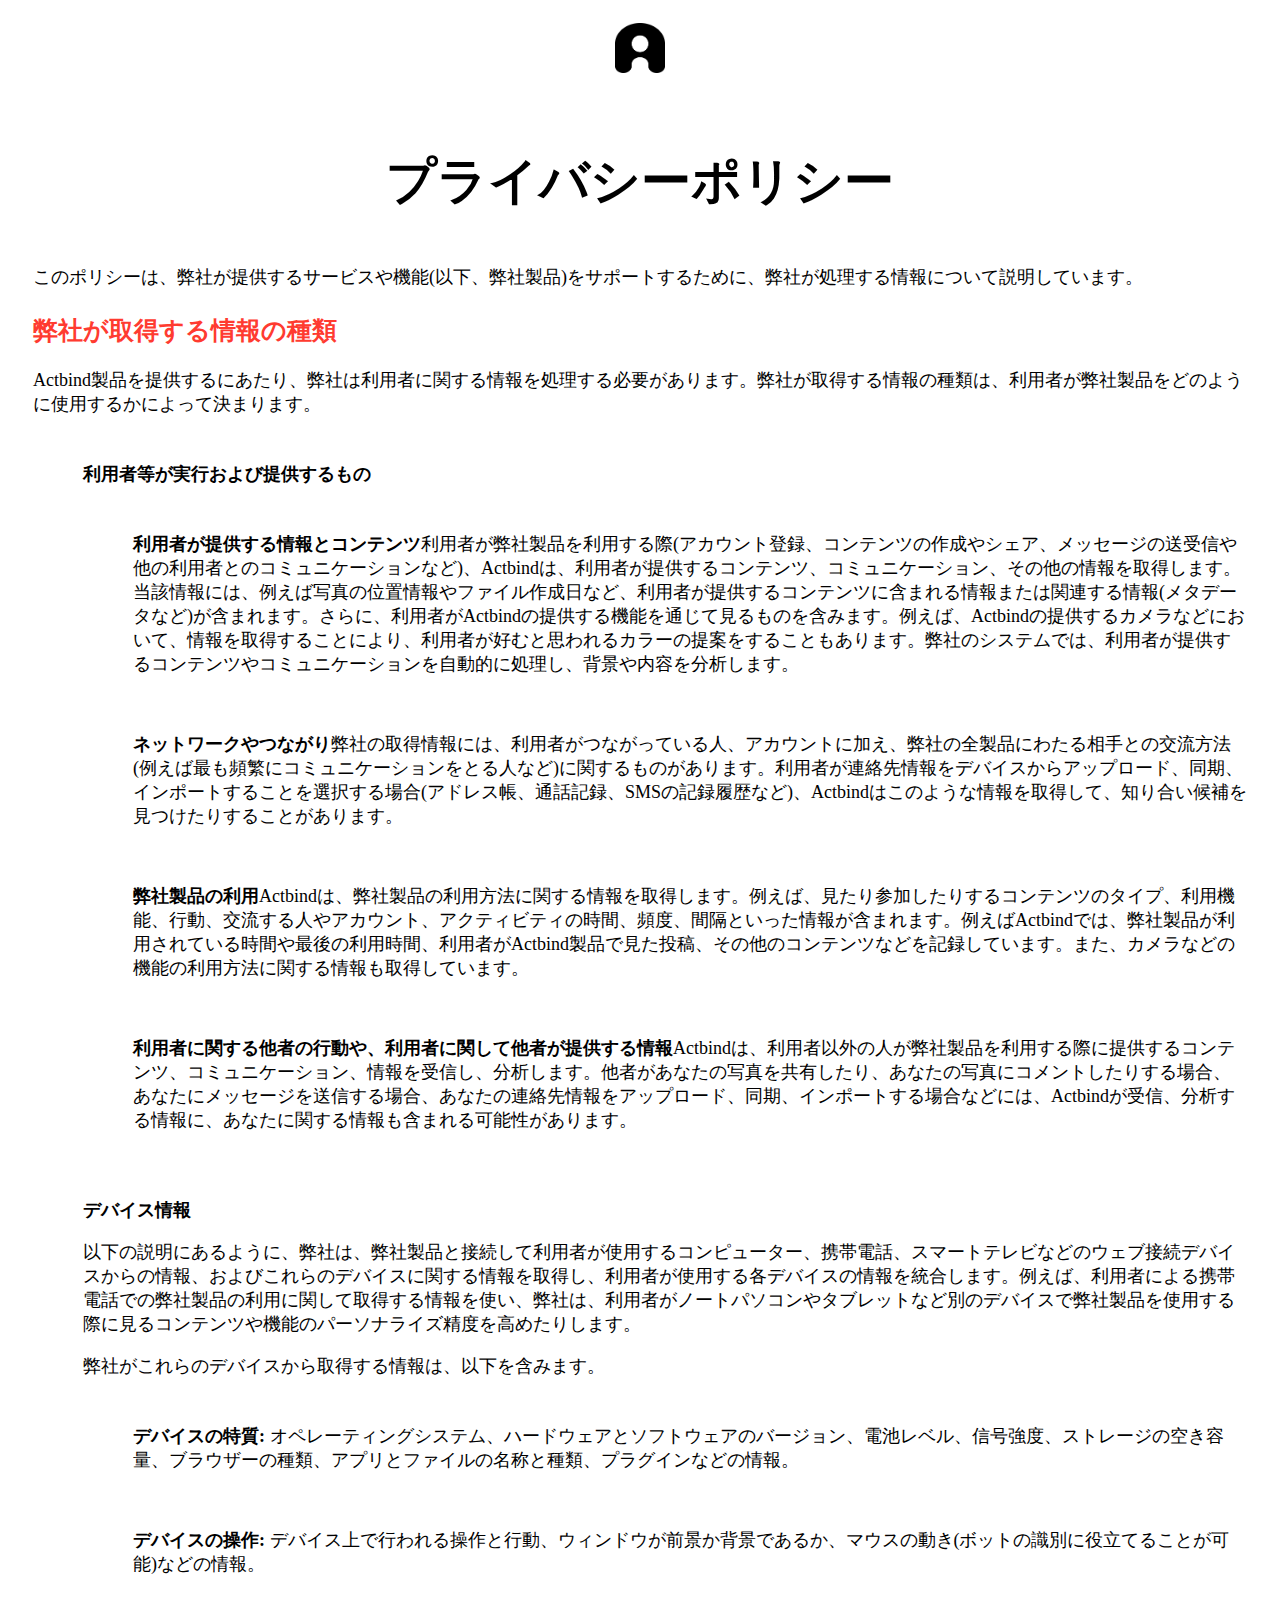
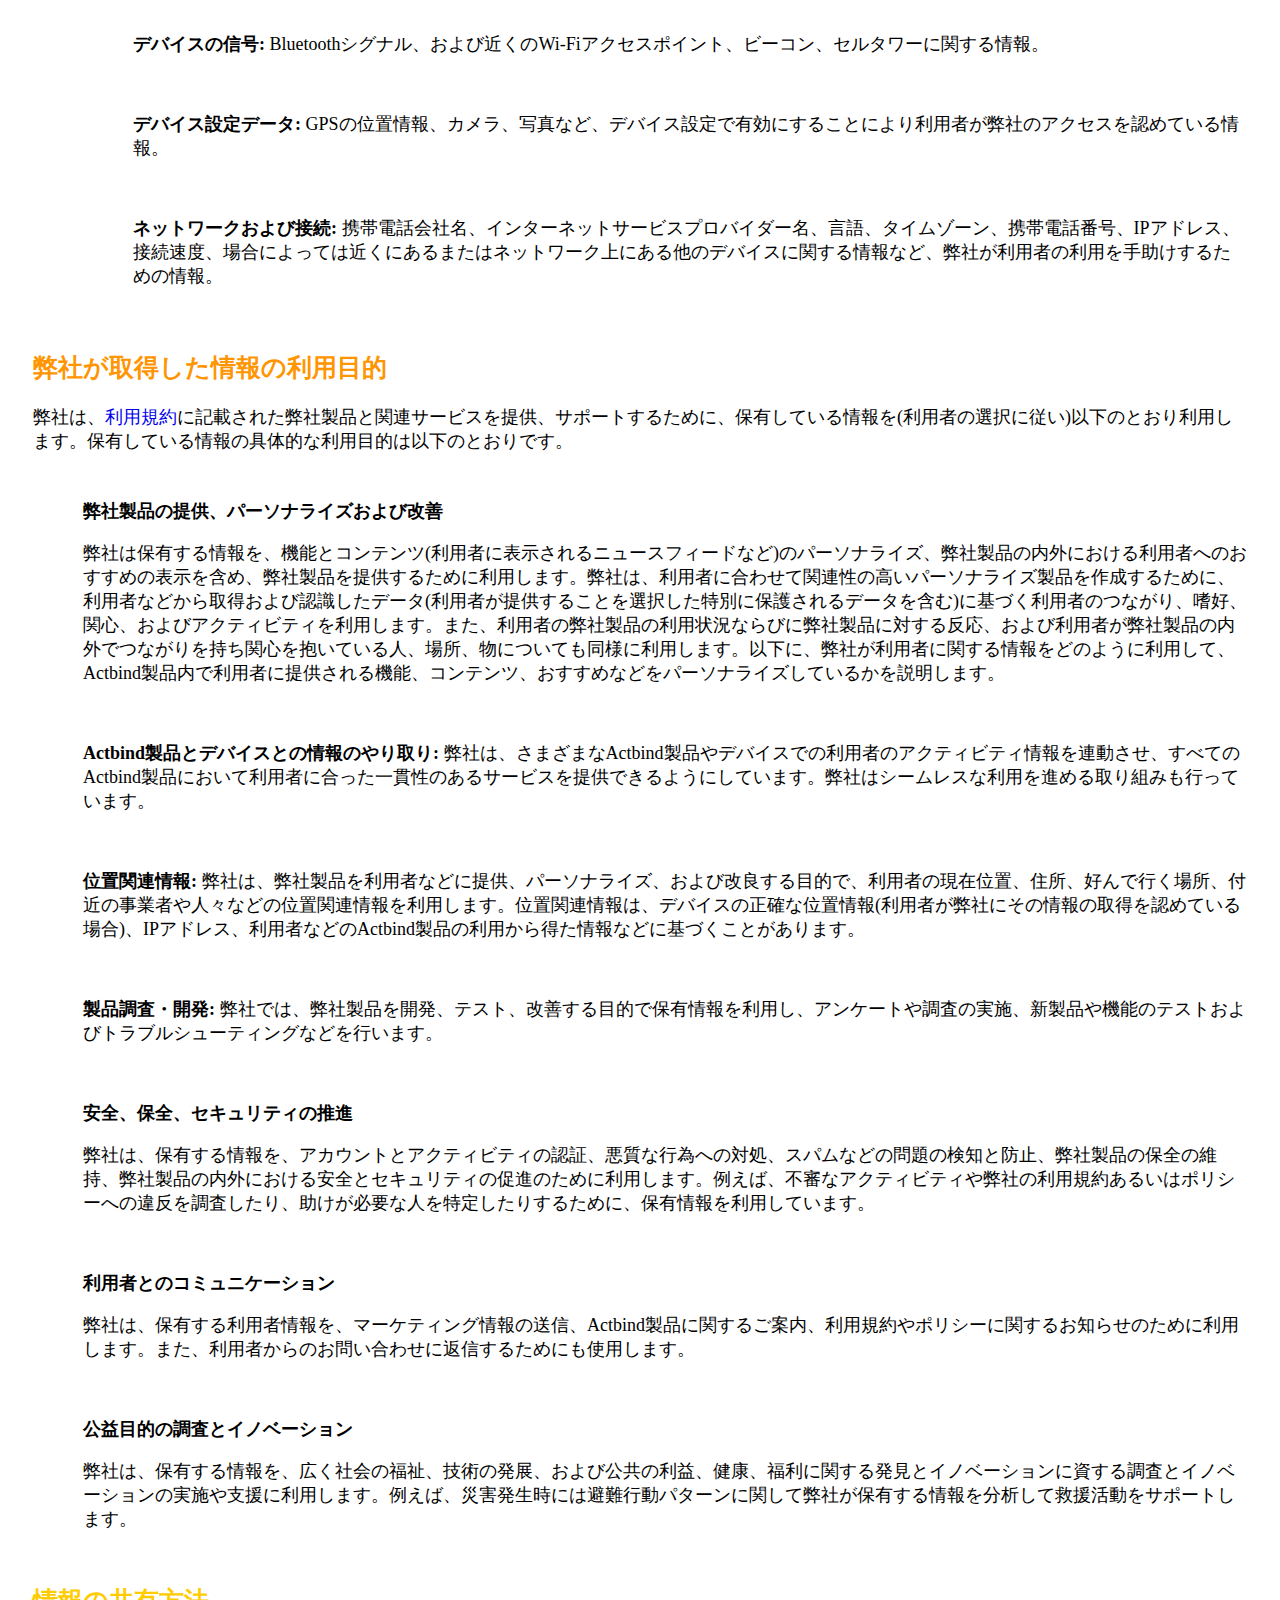
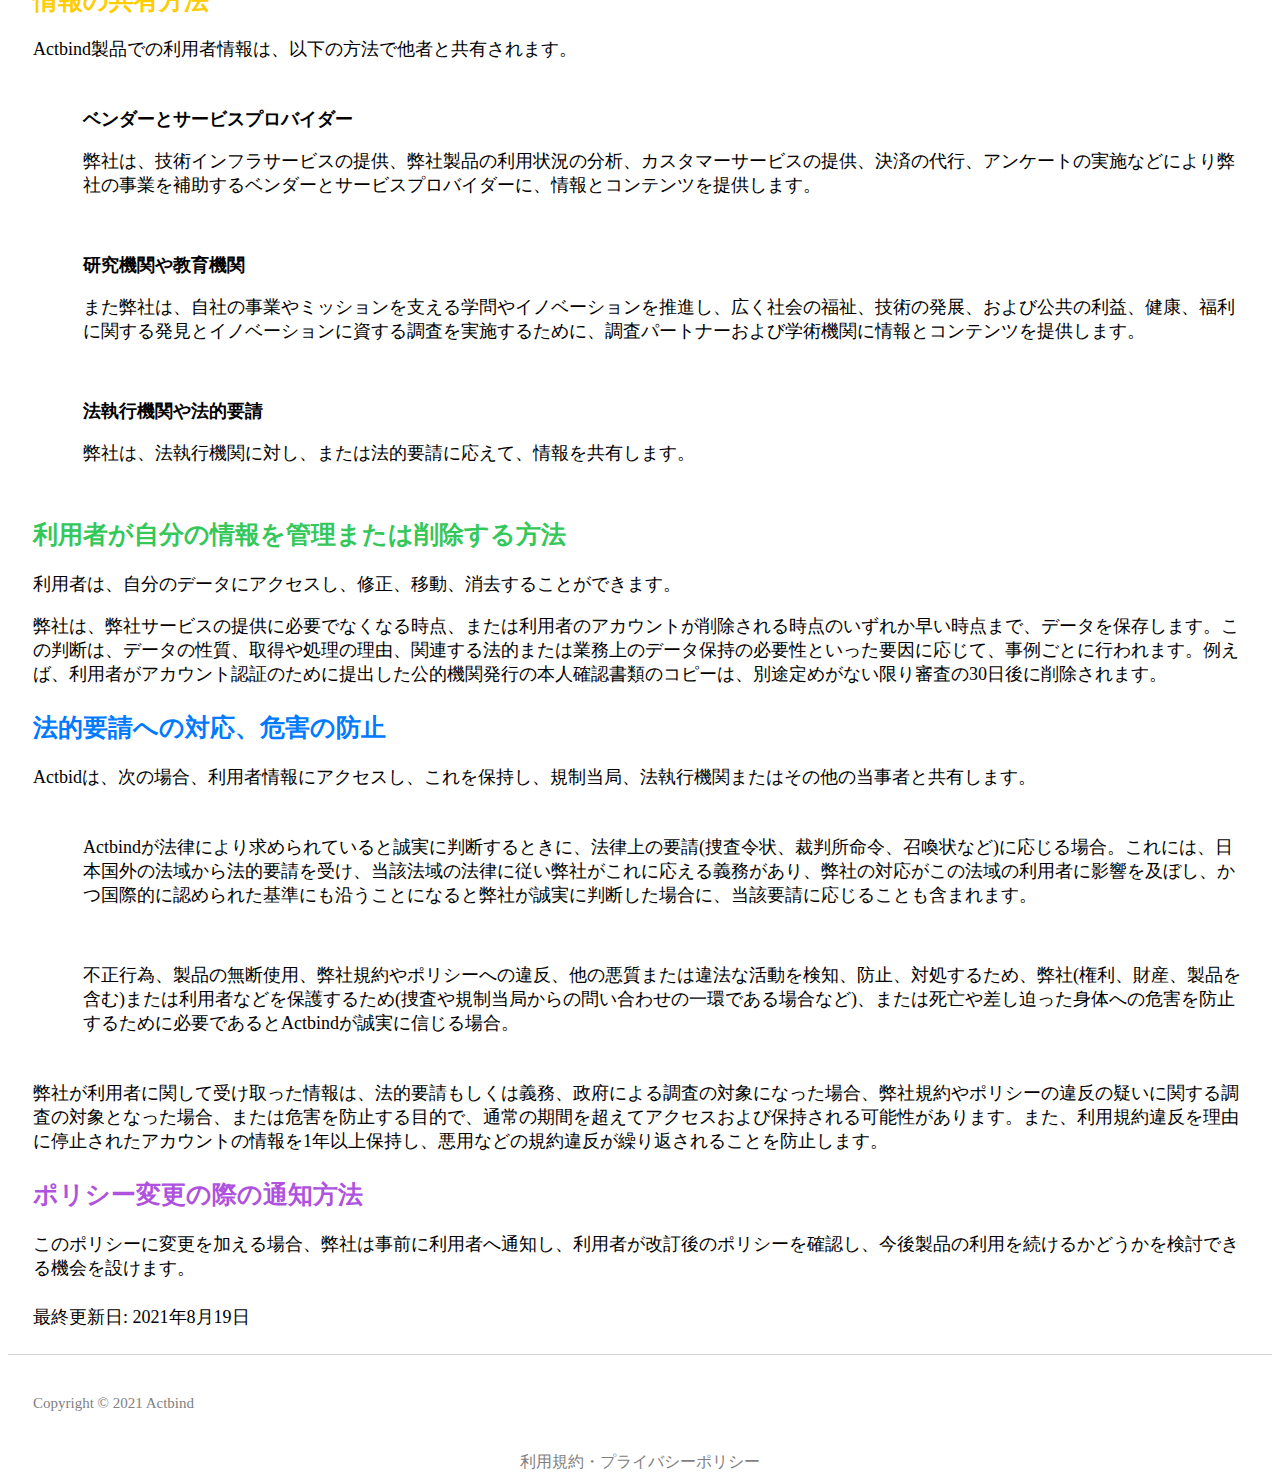
<file: ja（日本）/privacy/index.html>
<!DOCTYPE html>
<html lang="ja">
    <head>
        <meta charset="utf-8">
        <meta http-equiv="X-UA-Compatible" content="IE=edge">
        <title>プライバシーポリシー | Actbind</title>

        <meta name="viewport" content="width=device-width, initial-scale=1, shrink-to-fit=no">

        <meta name="description" content="プライバシーポリシー">

        <meta property="og:url" content="https://policy.actbind.com/ja/privacy">
        <meta property="og:title" content="プライバシーポリシー | Actbind">
        <meta property="og:type" content="website">
        <meta property="og:description" content="プライバシーポリシー">
        <meta property="og:img" content="img/logo.png">

        <link rel="icon" href="img/16.png" sizes="16x16" type="image/png"> 
        <link rel="icon" href="img/32.png" sizes="32x32" type="image/png">  
        <link rel="icon" href="img/48.png" sizes="48x48" type="image/png"> 
        <link rel="icon" href="img/62.png" sizes="62x62" type="image/png">

        <link rel="shortcut icon" href="img/icon.ico" type="image/x-icon">

        <link rel="apple-touch-icon-precomposed" href="img/150.png">

        <link rel="stylesheet" href="https://stackpath.bootstrapcdn.com/bootstrap/4.5.0/css/bootstrap.min.css" integrity="sha384-9aIt2nRpC12Uk9gS9baDl411NQApFmC26EwAOH8WgZl5MYYxFfc+NcPb1dKGj7Sk" crossorigin="anonymous">
        
        <link rel="stylesheet" href="top.css">
    </head>
    <body>
        <header>
            <div class="container">
                <div class="header">
                    <img class="header-logo" src="img/logo.png" alt="ロゴ">
                </div>
            </div>
        </header>

        <main>
            <div class="container">
                <div class="row">
                    <h1>プライバシーポリシー</h1>
                </div>
                <div class="row">
                    <p>このポリシーは、弊社が提供するサービスや機能(以下、弊社製品)をサポートするために、弊社が処理する情報について説明しています。</p>
                </div>
                <div class="row">
                    <h2><font color="#ff3b30"><b>弊社が取得する情報の種類</b></font></h2>
                    <p>Actbind製品を提供するにあたり、弊社は利用者に関する情報を処理する必要があります。弊社が取得する情報の種類は、利用者が弊社製品をどのように使用するかによって決まります。</p>
                    <ul class="main-ul">
                        <li class="main-li">
                            <h3><b>利用者等が実行および提供するもの</b></h3>
                            <ul class="main-ul">
                                <li class="main-li">
                                    <p><b>利用者が提供する情報とコンテンツ</b>利用者が弊社製品を利用する際(アカウント登録、コンテンツの作成やシェア、メッセージの送受信や他の利用者とのコミュニケーションなど)、Actbindは、利用者が提供するコンテンツ、コミュニケーション、その他の情報を取得します。当該情報には、例えば写真の位置情報やファイル作成日など、利用者が提供するコンテンツに含まれる情報または関連する情報(メタデータなど)が含まれます。さらに、利用者がActbindの提供する機能を通じて見るものを含みます。例えば、Actbindの提供するカメラなどにおいて、情報を取得することにより、利用者が好むと思われるカラーの提案をすることもあります。弊社のシステムでは、利用者が提供するコンテンツやコミュニケーションを自動的に処理し、背景や内容を分析します。</p>
                                </li>
                                <li class="main-li">
                                    <p><b>ネットワークやつながり</b>弊社の取得情報には、利用者がつながっている人、アカウントに加え、弊社の全製品にわたる相手との交流方法(例えば最も頻繁にコミュニケーションをとる人など)に関するものがあります。利用者が連絡先情報をデバイスからアップロード、同期、インポートすることを選択する場合(アドレス帳、通話記録、SMSの記録履歴など)、Actbindはこのような情報を取得して、知り合い候補を見つけたりすることがあります。</p>
                                </li>
                                <li class="main-li">
                                    <p><b>弊社製品の利用</b>Actbindは、弊社製品の利用方法に関する情報を取得します。例えば、見たり参加したりするコンテンツのタイプ、利用機能、行動、交流する人やアカウント、アクティビティの時間、頻度、間隔といった情報が含まれます。例えばActbindでは、弊社製品が利用されている時間や最後の利用時間、利用者がActbind製品で見た投稿、その他のコンテンツなどを記録しています。また、カメラなどの機能の利用方法に関する情報も取得しています。</p>
                                </li>
                                <li class="main-li">
                                    <p><b>利用者に関する他者の行動や、利用者に関して他者が提供する情報</b>Actbindは、利用者以外の人が弊社製品を利用する際に提供するコンテンツ、コミュニケーション、情報を受信し、分析します。他者があなたの写真を共有したり、あなたの写真にコメントしたりする場合、あなたにメッセージを送信する場合、あなたの連絡先情報をアップロード、同期、インポートする場合などには、Actbindが受信、分析する情報に、あなたに関する情報も含まれる可能性があります。</p>
                                </li>
                            </ul>
                        </li>
                        <li class="main-li">
                            <h3><b>デバイス情報</b></h3>
                            <p>以下の説明にあるように、弊社は、弊社製品と接続して利用者が使用するコンピューター、携帯電話、スマートテレビなどのウェブ接続デバイスからの情報、およびこれらのデバイスに関する情報を取得し、利用者が使用する各デバイスの情報を統合します。例えば、利用者による携帯電話での弊社製品の利用に関して取得する情報を使い、弊社は、利用者がノートパソコンやタブレットなど別のデバイスで弊社製品を使用する際に見るコンテンツや機能のパーソナライズ精度を高めたりします。</p>
                            <p>弊社がこれらのデバイスから取得する情報は、以下を含みます。</p>
                            <ul class="main-ul">
                                <li class="main-li">
                                    <p><b>デバイスの特質: </b>オペレーティングシステム、ハードウェアとソフトウェアのバージョン、電池レベル、信号強度、ストレージの空き容量、ブラウザーの種類、アプリとファイルの名称と種類、プラグインなどの情報。</p>
                                </li>
                                <li class="main-li">
                                    <p><b>デバイスの操作: </b>デバイス上で行われる操作と行動、ウィンドウが前景か背景であるか、マウスの動き(ボットの識別に役立てることが可能)などの情報。</p>
                                </li>
                                <li class="main-li">
                                    <p><b>デバイスの信号: </b>Bluetoothシグナル、および近くのWi-Fiアクセスポイント、ビーコン、セルタワーに関する情報。</p>
                                </li>
                                <li class="main-li">
                                    <p><b>デバイス設定データ: </b>GPSの位置情報、カメラ、写真など、デバイス設定で有効にすることにより利用者が弊社のアクセスを認めている情報。</p>
                                </li>
                                <li class="main-li">
                                    <p><b>ネットワークおよび接続: </b>携帯電話会社名、インターネットサービスプロバイダー名、言語、タイムゾーン、携帯電話番号、IPアドレス、接続速度、場合によっては近くにあるまたはネットワーク上にある他のデバイスに関する情報など、弊社が利用者の利用を手助けするための情報。</p>
                                </li>
                            </ul>
                        </li>
                    </ul>
                </div>
                <div class="row">
                    <h2><font color="#ff9500"><b>弊社が取得した情報の利用目的</b></font></h2>
                    <p>弊社は、<a href="https://policy.actbind.com/ja/terms">利用規約</a>に記載された弊社製品と関連サービスを提供、サポートするために、保有している情報を(利用者の選択に従い)以下のとおり利用します。保有している情報の具体的な利用目的は以下のとおりです。</p>
                    <ul class="main-ul">
                        <li class="main-li">
                            <h3><b>弊社製品の提供、パーソナライズおよび改善</b></h3>
                            <p>弊社は保有する情報を、機能とコンテンツ(利用者に表示されるニュースフィードなど)のパーソナライズ、弊社製品の内外における利用者へのおすすめの表示を含め、弊社製品を提供するために利用します。弊社は、利用者に合わせて関連性の高いパーソナライズ製品を作成するために、利用者などから取得および認識したデータ(利用者が提供することを選択した特別に保護されるデータを含む)に基づく利用者のつながり、嗜好、関心、およびアクティビティを利用します。また、利用者の弊社製品の利用状況ならびに弊社製品に対する反応、および利用者が弊社製品の内外でつながりを持ち関心を抱いている人、場所、物についても同様に利用します。以下に、弊社が利用者に関する情報をどのように利用して、Actbind製品内で利用者に提供される機能、コンテンツ、おすすめなどをパーソナライズしているかを説明します。</p>
                            <li class="main-li">
                                <p><b>Actbind製品とデバイスとの情報のやり取り: </b>弊社は、さまざまなActbind製品やデバイスでの利用者のアクティビティ情報を連動させ、すべてのActbind製品において利用者に合った一貫性のあるサービスを提供できるようにしています。弊社はシームレスな利用を進める取り組みも行っています。</p>
                            </li>
                            <li class="main-li">
                                <p><b>位置関連情報: </b>弊社は、弊社製品を利用者などに提供、パーソナライズ、および改良する目的で、利用者の現在位置、住所、好んで行く場所、付近の事業者や人々などの位置関連情報を利用します。位置関連情報は、デバイスの正確な位置情報(利用者が弊社にその情報の取得を認めている場合)、IPアドレス、利用者などのActbind製品の利用から得た情報などに基づくことがあります。</p>
                            </li>
                            <li class="main-li">
                                <p><b>製品調査・開発: </b>弊社では、弊社製品を開発、テスト、改善する目的で保有情報を利用し、アンケートや調査の実施、新製品や機能のテストおよびトラブルシューティングなどを行います。</p>
                            </li>
                        </li>
                        <li class="main-li">
                            <h3><b>安全、保全、セキュリティの推進</b></h3>
                            <p>弊社は、保有する情報を、アカウントとアクティビティの認証、悪質な行為への対処、スパムなどの問題の検知と防止、弊社製品の保全の維持、弊社製品の内外における安全とセキュリティの促進のために利用します。例えば、不審なアクティビティや弊社の利用規約あるいはポリシーへの違反を調査したり、助けが必要な人を特定したりするために、保有情報を利用しています。</p>
                        </li>
                        <li class="main-li">
                            <h3><b>利用者とのコミュニケーション</b></h3>
                            <p>弊社は、保有する利用者情報を、マーケティング情報の送信、Actbind製品に関するご案内、利用規約やポリシーに関するお知らせのために利用します。また、利用者からのお問い合わせに返信するためにも使用します。</p>
                        </li>
                        <li class="main-li">
                            <h3><b>公益目的の調査とイノベーション</b></h3>
                            <p>弊社は、保有する情報を、広く社会の福祉、技術の発展、および公共の利益、健康、福利に関する発見とイノベーションに資する調査とイノベーションの実施や支援に利用します。例えば、災害発生時には避難行動パターンに関して弊社が保有する情報を分析して救援活動をサポートします。</p>
                        </li>
                    </ul>
                </div>
                <div class="row">
                    <h2><font color="#ffcc00"><b>情報の共有方法</b></font></h2>
                    <p>Actbind製品での利用者情報は、以下の方法で他者と共有されます。</p>
                    <ul class="main-ul">
                        <li class="main-li">
                            <h3><b>ベンダーとサービスプロバイダー</b></h3>
                            <p>弊社は、技術インフラサービスの提供、弊社製品の利用状況の分析、カスタマーサービスの提供、決済の代行、アンケートの実施などにより弊社の事業を補助するベンダーとサービスプロバイダーに、情報とコンテンツを提供します。</p>
                        </li>
                        <li class="main-li">
                            <h3><b>研究機関や教育機関</b></h3>
                            <p>また弊社は、自社の事業やミッションを支える学問やイノベーションを推進し、広く社会の福祉、技術の発展、および公共の利益、健康、福利に関する発見とイノベーションに資する調査を実施するために、調査パートナーおよび学術機関に情報とコンテンツを提供します。</p>
                        </li>
                        <li class="main-li">
                            <h3><b>法執行機関や法的要請</b></h3>
                            <p>弊社は、法執行機関に対し、または法的要請に応えて、情報を共有します。</p>
                        </li>
                    </ul>
                </div>
                <div class="row">
                    <h2><font color="#34c759"><b>利用者が自分の情報を管理または削除する方法</b></font></h2>
                    <p>利用者は、自分のデータにアクセスし、修正、移動、消去することができます。</p>
                    <p>弊社は、弊社サービスの提供に必要でなくなる時点、または利用者のアカウントが削除される時点のいずれか早い時点まで、データを保存します。この判断は、データの性質、取得や処理の理由、関連する法的または業務上のデータ保持の必要性といった要因に応じて、事例ごとに行われます。例えば、利用者がアカウント認証のために提出した公的機関発行の本人確認書類のコピーは、別途定めがない限り審査の30日後に削除されます。</p>
                </div>
                <div class="row">
                    <h2><font color="#007aff"><b>法的要請への対応、危害の防止</b></font></h2>
                    <p>Actbidは、次の場合、利用者情報にアクセスし、これを保持し、規制当局、法執行機関またはその他の当事者と共有します。</p>
                    <ul class="main-ul">
                        <li class="main-li">
                            <p>Actbindが法律により求められていると誠実に判断するときに、法律上の要請(捜査令状、裁判所命令、召喚状など)に応じる場合。これには、日本国外の法域から法的要請を受け、当該法域の法律に従い弊社がこれに応える義務があり、弊社の対応がこの法域の利用者に影響を及ぼし、かつ国際的に認められた基準にも沿うことになると弊社が誠実に判断した場合に、当該要請に応じることも含まれます。</p>
                        </li>
                        <li class="main-li">
                            <p>不正行為、製品の無断使用、弊社規約やポリシーへの違反、他の悪質または違法な活動を検知、防止、対処するため、弊社(権利、財産、製品を含む)または利用者などを保護するため(捜査や規制当局からの問い合わせの一環である場合など)、または死亡や差し迫った身体への危害を防止するために必要であるとActbindが誠実に信じる場合。</p>
                        </li>
                    </ul>
                    <p>弊社が利用者に関して受け取った情報は、法的要請もしくは義務、政府による調査の対象になった場合、弊社規約やポリシーの違反の疑いに関する調査の対象となった場合、または危害を防止する目的で、通常の期間を超えてアクセスおよび保持される可能性があります。また、利用規約違反を理由に停止されたアカウントの情報を1年以上保持し、悪用などの規約違反が繰り返されることを防止します。</p>
                </div>
                <div class="row">
                    <h2><font color="#af52de"><b>ポリシー変更の際の通知方法</b></font></h2>
                    <p>このポリシーに変更を加える場合、弊社は事前に利用者へ通知し、利用者が改訂後のポリシーを確認し、今後製品の利用を続けるかどうかを検討できる機会を設けます。</p>
                </div>
                <div class="row">
                    <p>最終更新日: 2021年8月19日</p>
                </div>
            </div>
        </main>
        <footer>
            <div class="container">
                <div class="row ">
                    <div class="col-md-6 col-sm-12 col-12 ">
                        <p class="footer-logo">Copyright © 2021 Actbind</p>
                    </div>

                    <div class="col-md-6 col-sm-12 col-12 ">
                        <ul class="inline footer-ul">
                            <li class="footer-li"><a href="https://policy.actbind.com/ja"><font color=Gray>利用規約・プライバシーポリシー</font></a></li>
                        </ul>
                    </div>
                </div>
            </div>
        </footer>
    </body>
</html>
</file>
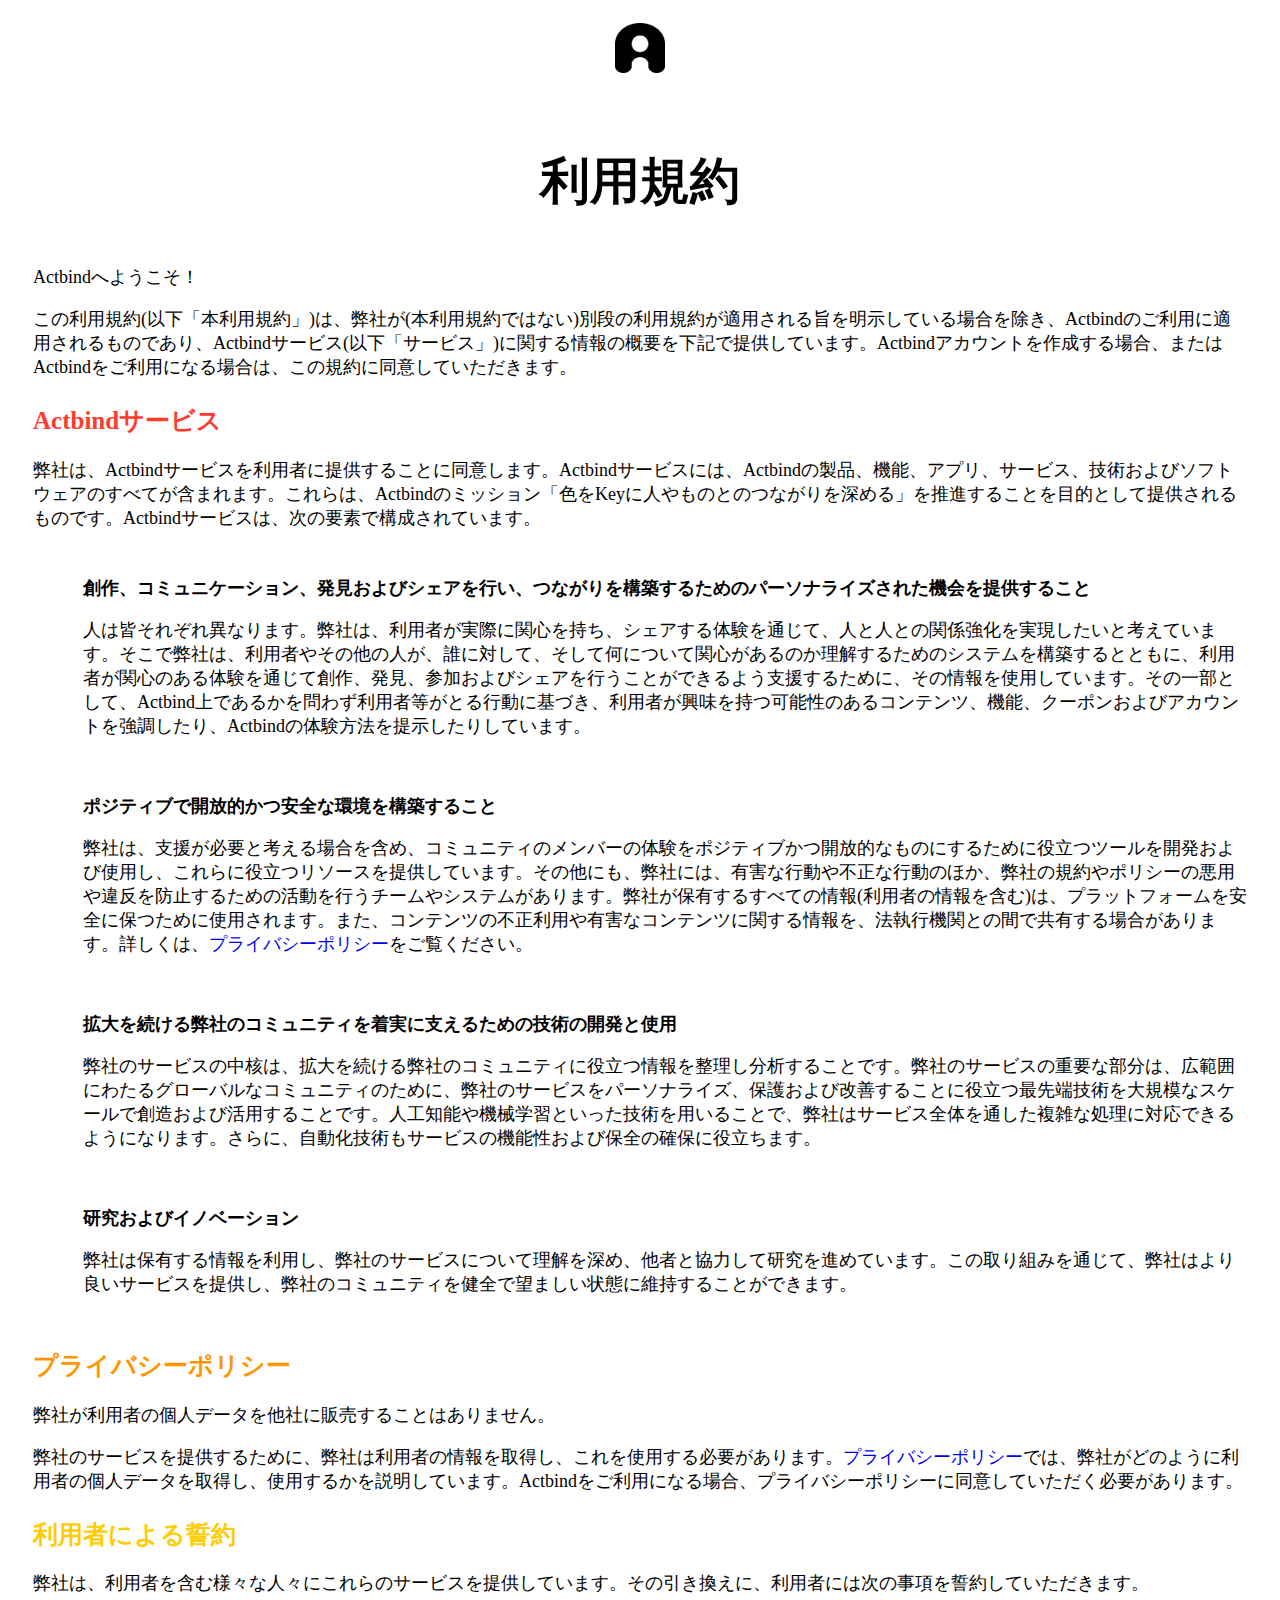
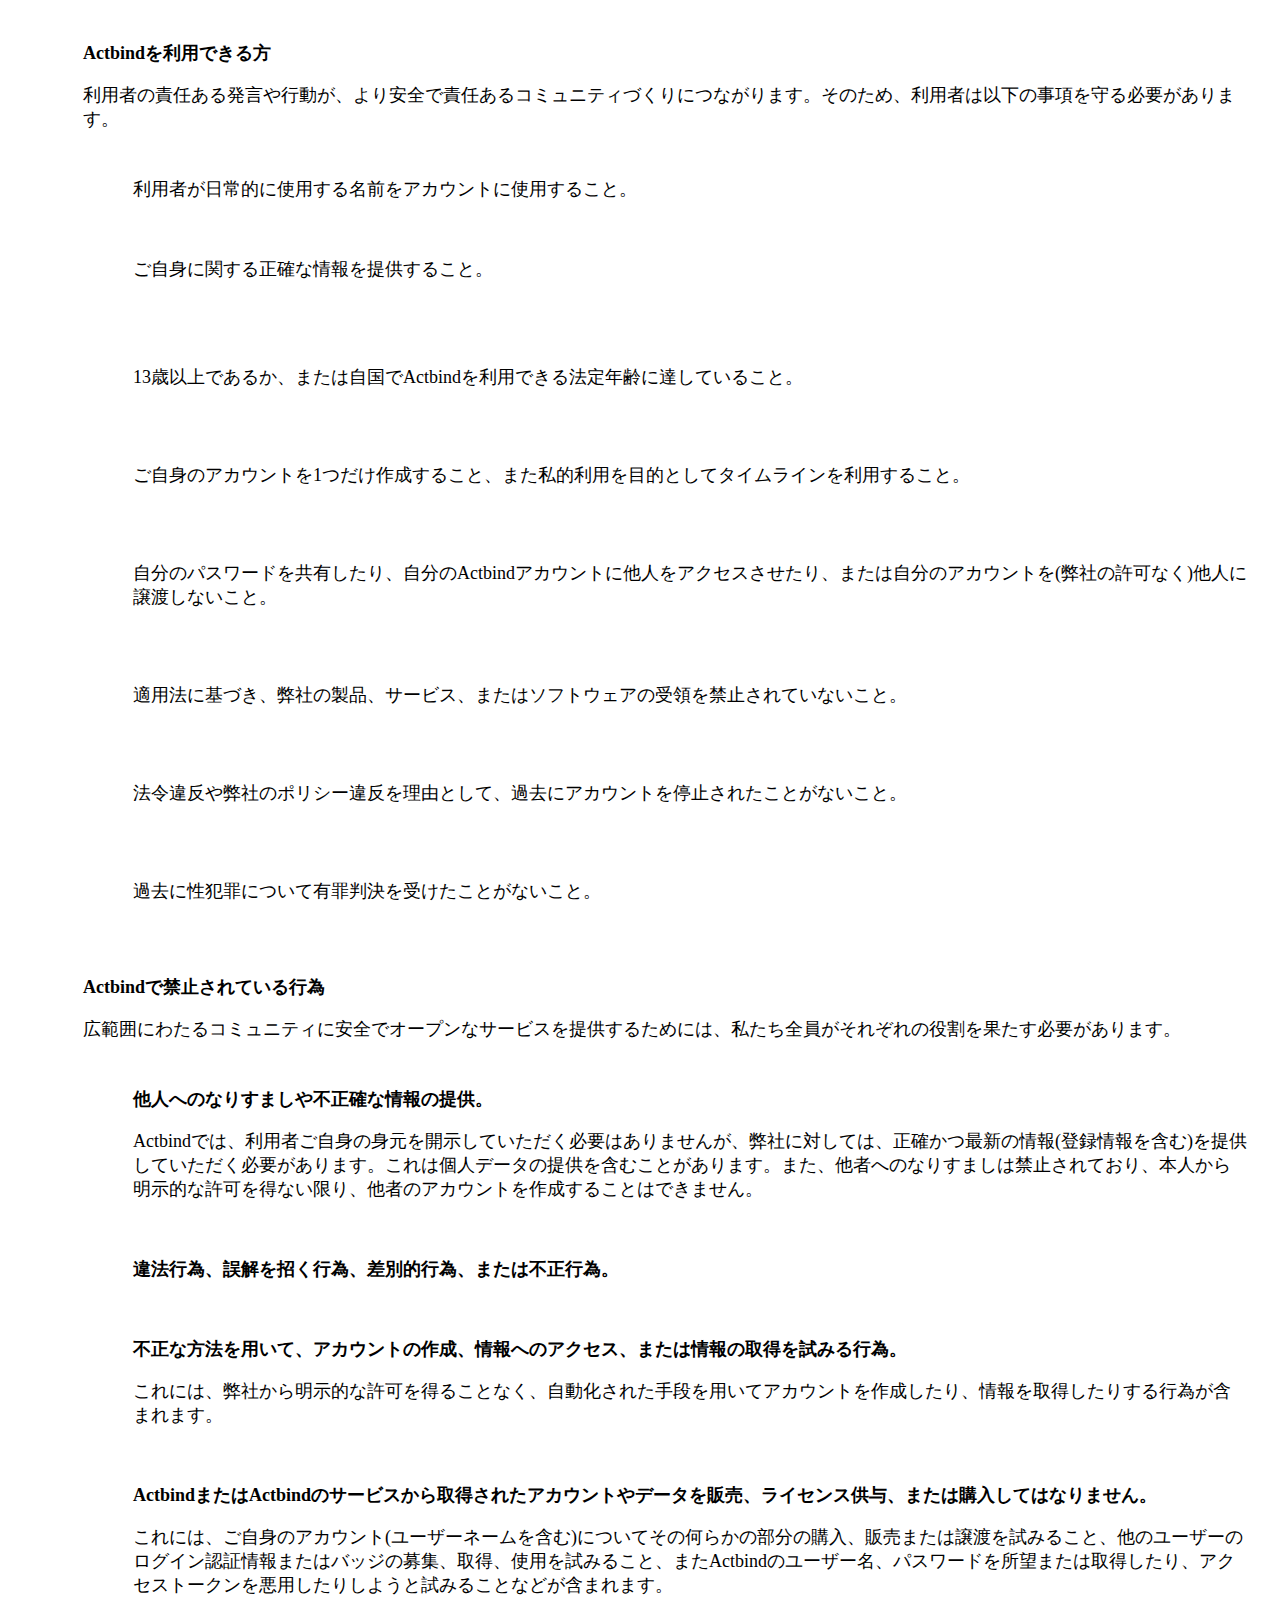
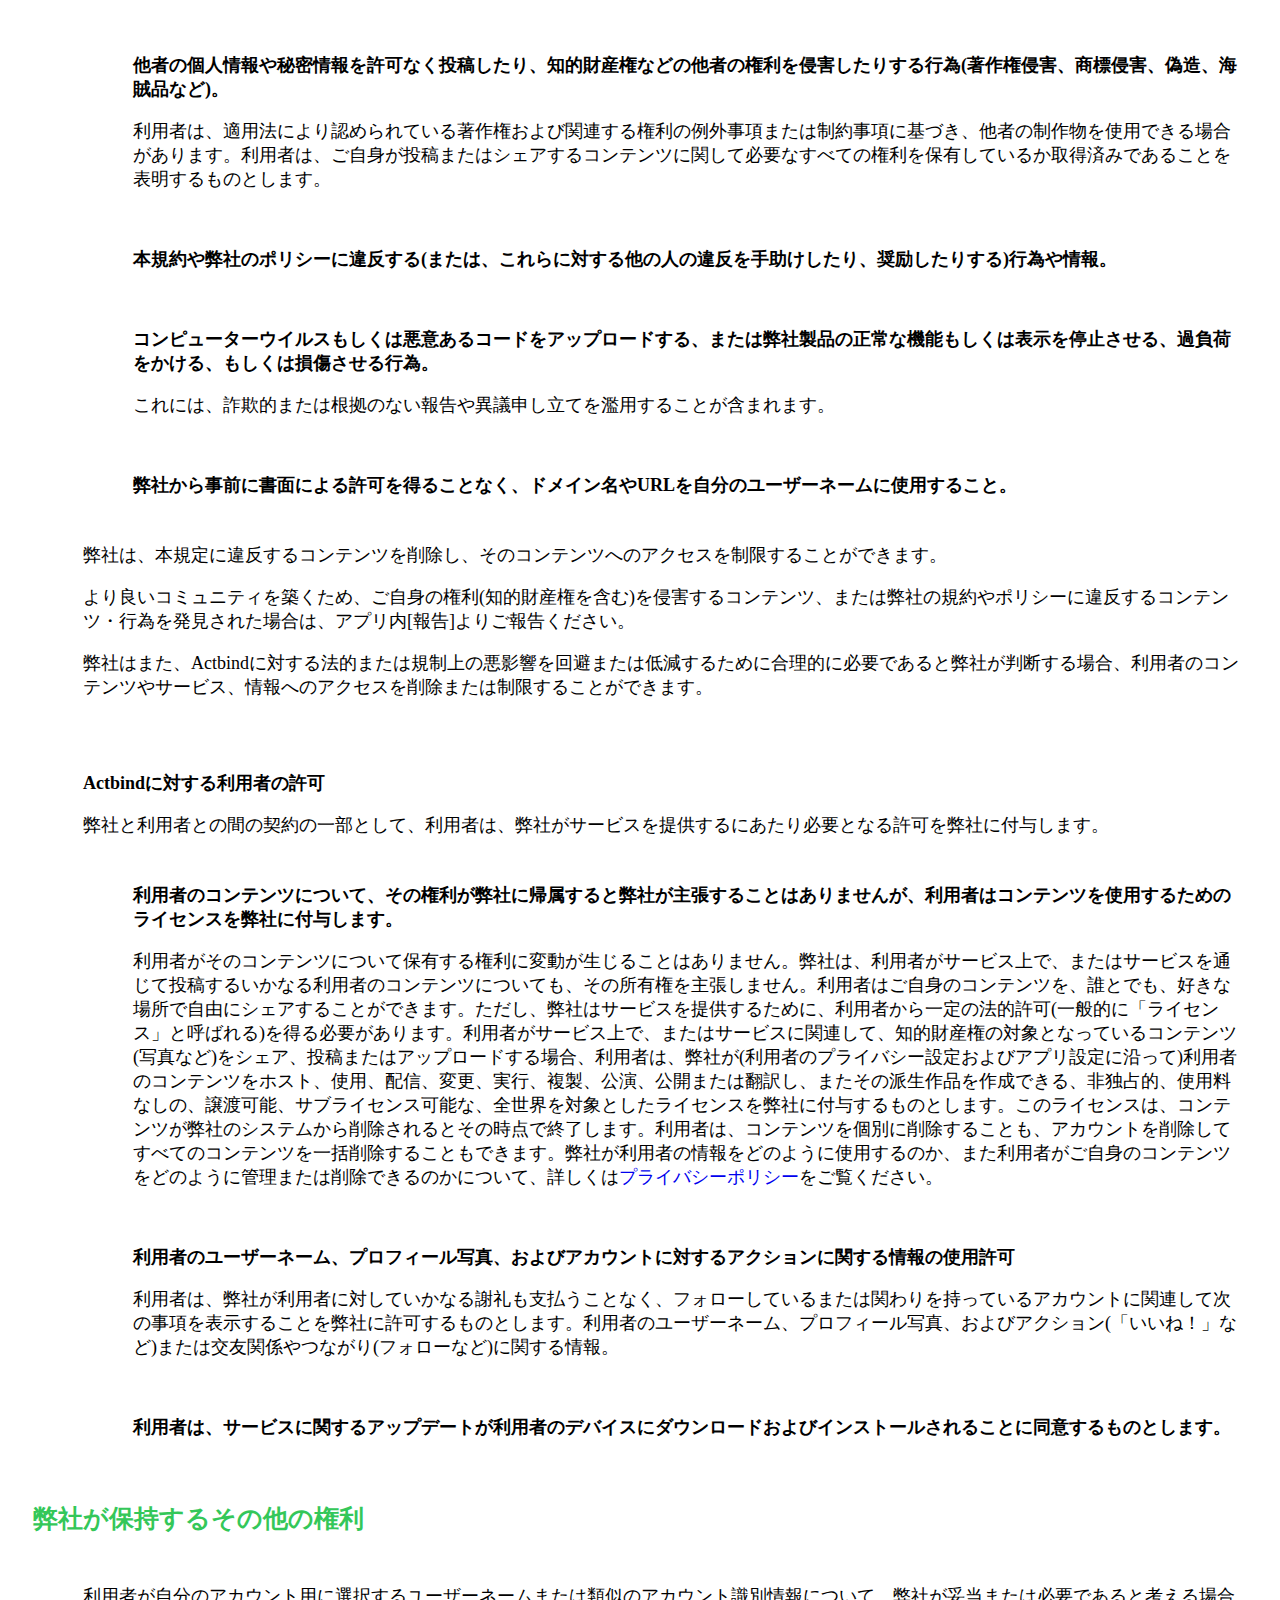
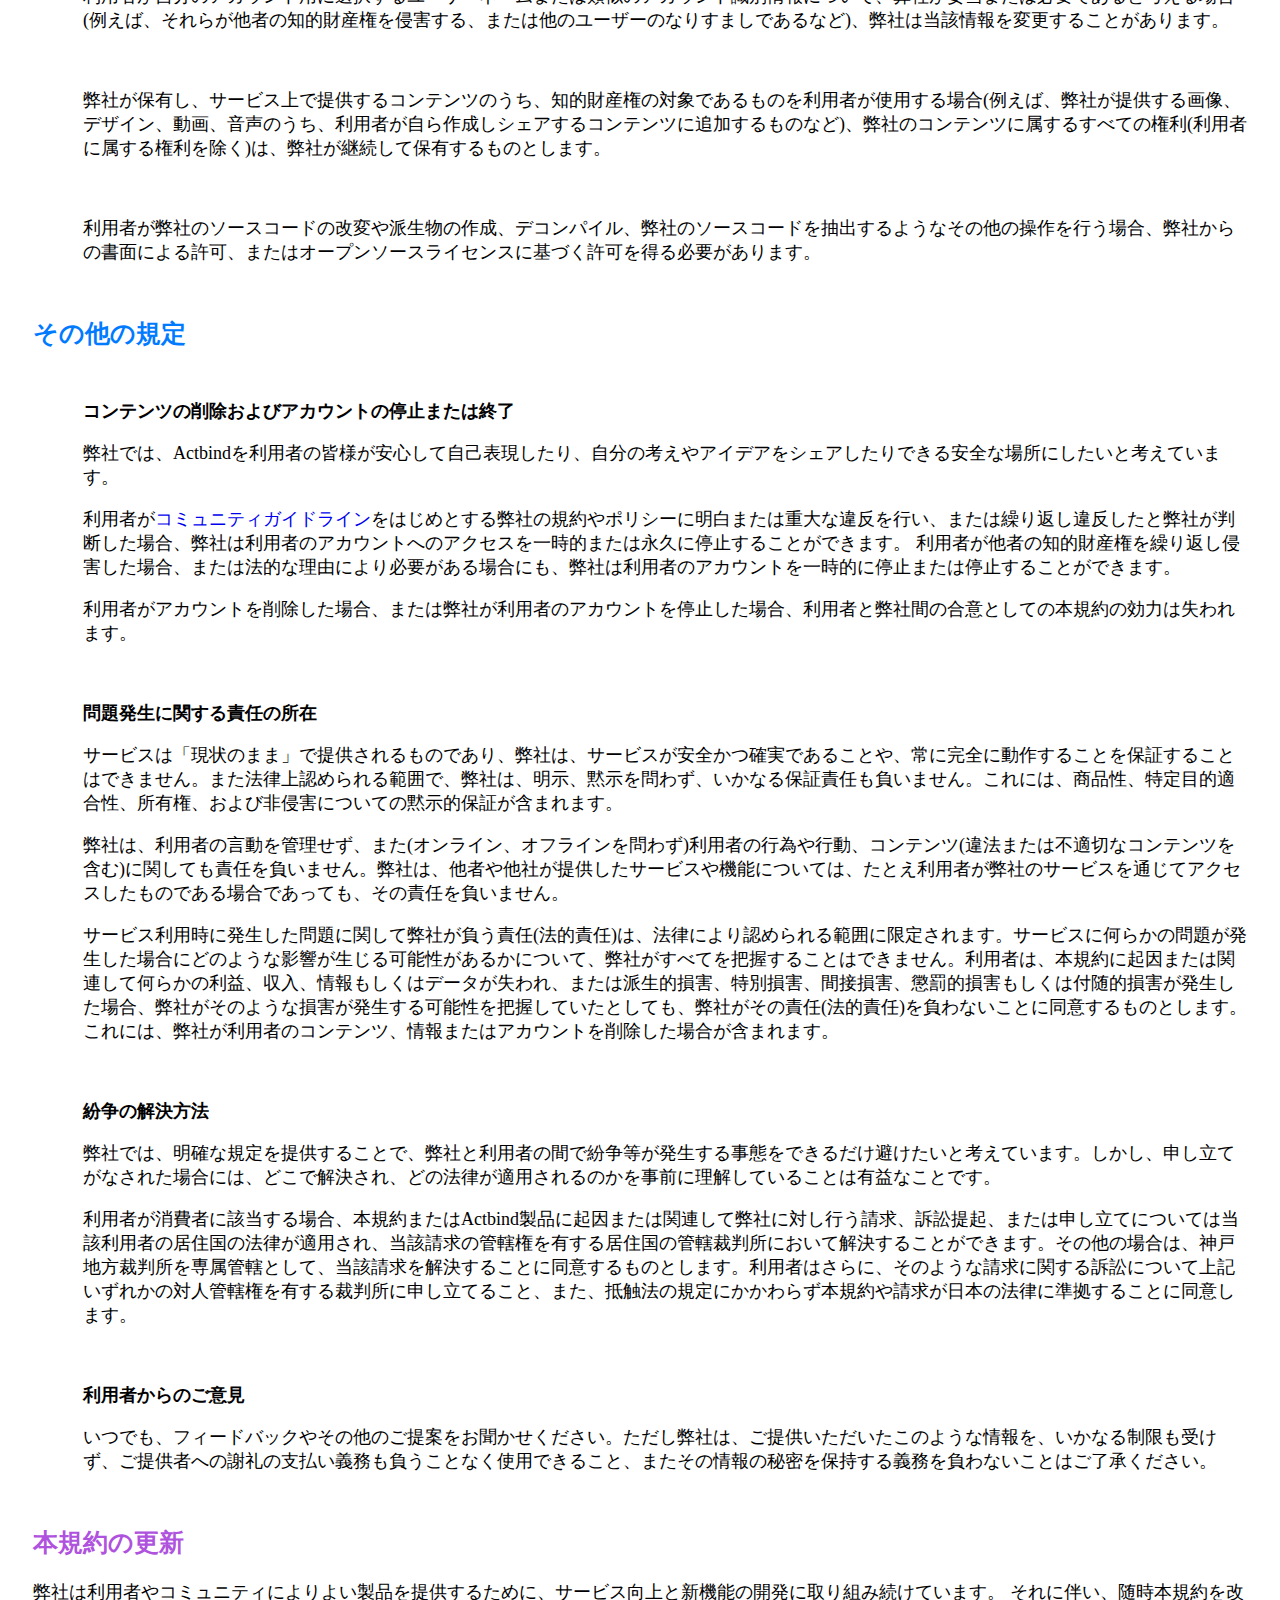
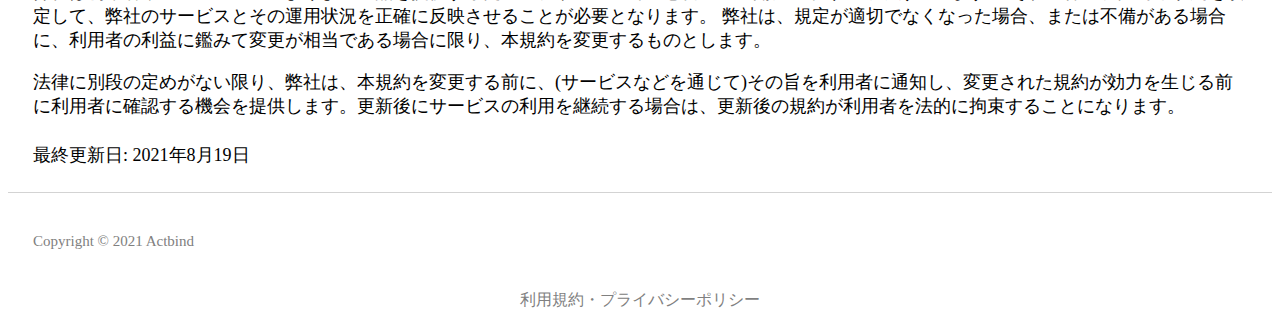
<file: ja（日本）/terms/index.html>
<!DOCTYPE html>
<html lang="ja">
    <head>
        <meta charset="utf-8">
        <meta http-equiv="X-UA-Compatible" content="IE=edge">
        <title>利用規約 | Actbind</title>

        <meta name="viewport" content="width=device-width, initial-scale=1, shrink-to-fit=no">

        <meta name="description" content="利用規約">

        <meta property="og:url" content="https://policy.actbind.com/ja/terms">
        <meta property="og:title" content="利用規約 | Actbind">
        <meta property="og:type" content="website">
        <meta property="og:description" content="利用規約">
        <meta property="og:img" content="img/logo.png">

        <link rel="icon" href="img/16.png" sizes="16x16" type="image/png"> 
        <link rel="icon" href="img/32.png" sizes="32x32" type="image/png">  
        <link rel="icon" href="img/48.png" sizes="48x48" type="image/png"> 
        <link rel="icon" href="img/62.png" sizes="62x62" type="image/png">

        <link rel="shortcut icon" href="img/icon.ico" type="image/x-icon">

        <link rel="apple-touch-icon-precomposed" href="img/150.png">

        <link rel="stylesheet" href="https://stackpath.bootstrapcdn.com/bootstrap/4.5.0/css/bootstrap.min.css" integrity="sha384-9aIt2nRpC12Uk9gS9baDl411NQApFmC26EwAOH8WgZl5MYYxFfc+NcPb1dKGj7Sk" crossorigin="anonymous">
        
        <link rel="stylesheet" href="top.css">
    </head>
    <body>
        <header>
            <div class="container">
                <div class="header">
                    <img class="header-logo" src="img/logo.png" alt="ロゴ">
                </div>
            </div>
        </header>

        <main>
            <div class="container">
                <div class="row">
                    <h1>利用規約</h1>
                </div>
                <div class="row">
                    <p>Actbindへようこそ！</p>
                    <p>この利用規約(以下「本利用規約」)は、弊社が(本利用規約ではない)別段の利用規約が適用される旨を明示している場合を除き、Actbindのご利用に適用されるものであり、Actbindサービス(以下「サービス」)に関する情報の概要を下記で提供しています。Actbindアカウントを作成する場合、またはActbindをご利用になる場合は、この規約に同意していただきます。</p>
                </div>
                <div class="row">
                    <h2><font color="#ff3b30"><b>Actbindサービス</b></font></h2>
                    <p>弊社は、Actbindサービスを利用者に提供することに同意します。Actbindサービスには、Actbindの製品、機能、アプリ、サービス、技術およびソフトウェアのすべてが含まれます。これらは、Actbindのミッション「色をKeyに人やものとのつながりを深める」を推進することを目的として提供されるものです。Actbindサービスは、次の要素で構成されています。</p>
                    <ul class="main-ul">
                        <li class="main-li">
                            <h3><b>創作、コミュニケーション、発見およびシェアを行い、つながりを構築するためのパーソナライズされた機会を提供すること</b></h3>
                            <p>人は皆それぞれ異なります。弊社は、利用者が実際に関心を持ち、シェアする体験を通じて、人と人との関係強化を実現したいと考えています。そこで弊社は、利用者やその他の人が、誰に対して、そして何について関心があるのか理解するためのシステムを構築するとともに、利用者が関心のある体験を通じて創作、発見、参加およびシェアを行うことができるよう支援するために、その情報を使用しています。その一部として、Actbind上であるかを問わず利用者等がとる行動に基づき、利用者が興味を持つ可能性のあるコンテンツ、機能、クーポンおよびアカウントを強調したり、Actbindの体験方法を提示したりしています。</p>
                        </li>
                        <li class="main-li">
                            <h3><b>ポジティブで開放的かつ安全な環境を構築すること</b></h3>
                            <p>弊社は、支援が必要と考える場合を含め、コミュニティのメンバーの体験をポジティブかつ開放的なものにするために役立つツールを開発および使用し、これらに役立つリソースを提供しています。その他にも、弊社には、有害な行動や不正な行動のほか、弊社の規約やポリシーの悪用や違反を防止するための活動を行うチームやシステムがあります。弊社が保有するすべての情報(利用者の情報を含む)は、プラットフォームを安全に保つために使用されます。また、コンテンツの不正利用や有害なコンテンツに関する情報を、法執行機関との間で共有する場合があります。詳しくは、<a href="https://policy.actbind.com/ja/privacy">プライバシーポリシー</a>をご覧ください。</p>
                        </li>
                        <li class="main-li">
                            <h3><b>拡大を続ける弊社のコミュニティを着実に支えるための技術の開発と使用</b></h3>
                            <p>弊社のサービスの中核は、拡大を続ける弊社のコミュニティに役立つ情報を整理し分析することです。弊社のサービスの重要な部分は、広範囲にわたるグローバルなコミュニティのために、弊社のサービスをパーソナライズ、保護および改善することに役立つ最先端技術を大規模なスケールで創造および活用することです。人工知能や機械学習といった技術を用いることで、弊社はサービス全体を通した複雑な処理に対応できるようになります。さらに、自動化技術もサービスの機能性および保全の確保に役立ちます。</p>
                        </li>
                        <li class="main-li">
                            <h3><b>研究およびイノベーション</b></h3>
                            <p>弊社は保有する情報を利用し、弊社のサービスについて理解を深め、他者と協力して研究を進めています。この取り組みを通じて、弊社はより良いサービスを提供し、弊社のコミュニティを健全で望ましい状態に維持することができます。</p>
                        </li>
                    </ul>
                </div>
                <div class="row">
                    <h2><font color="#ff9500"><b>プライバシーポリシー</b></font></h2>
                    <p>弊社が利用者の個人データを他社に販売することはありません。</p>
                    <p>弊社のサービスを提供するために、弊社は利用者の情報を取得し、これを使用する必要があります。<a href="https://policy.actbind.com/ja/privacy">プライバシーポリシー</a>では、弊社がどのように利用者の個人データを取得し、使用するかを説明しています。Actbindをご利用になる場合、プライバシーポリシーに同意していただく必要があります。</p>
                </div>
                <div class="row">
                    <h2><font color="#ffcc00"><b>利用者による誓約</b></font></h2>
                    <p>弊社は、利用者を含む様々な人々にこれらのサービスを提供しています。その引き換えに、利用者には次の事項を誓約していただきます。</p>
                    <ul class="main-ul">
                        <li class="main-li">
                            <h3><b>Actbindを利用できる方</b></h3>
                            <p>利用者の責任ある発言や行動が、より安全で責任あるコミュニティづくりにつながります。そのため、利用者は以下の事項を守る必要があります。</p>
                            <ul class="main-ul">
                                <li class="main-li">
                                    <p>利用者が日常的に使用する名前をアカウントに使用すること。</p>
                                </li>
                                <li class="main-li">
                                    <p>ご自身に関する正確な情報を提供すること。</p>
                                </li>
                                <li class="main-li"></li>
                                    <p>13歳以上であるか、または自国でActbindを利用できる法定年齢に達していること。</p>
                                </li>
                                <li class="main-li"></li>
                                    <p>ご自身のアカウントを1つだけ作成すること、また私的利用を目的としてタイムラインを利用すること。</p>
                                </li>
                                <li class="main-li"></li>
                                    <p>自分のパスワードを共有したり、自分のActbindアカウントに他人をアクセスさせたり、または自分のアカウントを(弊社の許可なく)他人に譲渡しないこと。</p>
                                </li>
                                <li class="main-li"></li>
                                    <p>適用法に基づき、弊社の製品、サービス、またはソフトウェアの受領を禁止されていないこと。</p>
                                </li>
                                <li class="main-li"></li>
                                    <p>法令違反や弊社のポリシー違反を理由として、過去にアカウントを停止されたことがないこと。</p>
                                </li>
                                <li class="main-li"></li>
                                    <p>過去に性犯罪について有罪判決を受けたことがないこと。</p>
                                </li>
                            </ul>
                        </li>
                    </ul>
                    <ul class="main-ul">
                        <li class="main-li">
                            <h3><b>Actbindで禁止されている行為</b></h3>
                            <p>広範囲にわたるコミュニティに安全でオープンなサービスを提供するためには、私たち全員がそれぞれの役割を果たす必要があります。</p>
                            <ul class="main-ul">
                                <li class="main-li">
                                    <h3><b>他人へのなりすましや不正確な情報の提供。</b></h3>
                                    <p>Actbindでは、利用者ご自身の身元を開示していただく必要はありませんが、弊社に対しては、正確かつ最新の情報(登録情報を含む)を提供していただく必要があります。これは個人データの提供を含むことがあります。また、他者へのなりすましは禁止されており、本人から明示的な許可を得ない限り、他者のアカウントを作成することはできません。</p>
                                </li>
                                <li class="main-li">
                                    <h3><b>違法行為、誤解を招く行為、差別的行為、または不正行為。</b></h3>
                                </li>
                                <li class="main-li">
                                    <h3><b>不正な方法を用いて、アカウントの作成、情報へのアクセス、または情報の取得を試みる行為。</b></h3>
                                    <p>これには、弊社から明示的な許可を得ることなく、自動化された手段を用いてアカウントを作成したり、情報を取得したりする行為が含まれます。</p>
                                </li>
                                <li class="main-li">
                                    <h3><b>ActbindまたはActbindのサービスから取得されたアカウントやデータを販売、ライセンス供与、または購入してはなりません。</b></h3>
                                    <p>これには、ご自身のアカウント(ユーザーネームを含む)についてその何らかの部分の購入、販売または譲渡を試みること、他のユーザーのログイン認証情報またはバッジの募集、取得、使用を試みること、またActbindのユーザー名、パスワードを所望または取得したり、アクセストークンを悪用したりしようと試みることなどが含まれます。</p>
                                </li>
                                <li class="main-li">
                                    <h3><b>他者の個人情報や秘密情報を許可なく投稿したり、知的財産権などの他者の権利を侵害したりする行為(著作権侵害、商標侵害、偽造、海賊品など)。</b></h3>
                                    <p>利用者は、適用法により認められている著作権および関連する権利の例外事項または制約事項に基づき、他者の制作物を使用できる場合があります。利用者は、ご自身が投稿またはシェアするコンテンツに関して必要なすべての権利を保有しているか取得済みであることを表明するものとします。</p>
                                </li>
                                <li class="main-li">
                                    <h3><b>本規約や弊社のポリシーに違反する(または、これらに対する他の人の違反を手助けしたり、奨励したりする)行為や情報。</b></h3>
                                </li>
                                <li class="main-li">
                                    <h3><b>コンピューターウイルスもしくは悪意あるコードをアップロードする、または弊社製品の正常な機能もしくは表示を停止させる、過負荷をかける、もしくは損傷させる行為。</b></h3>
                                    <p>これには、詐欺的または根拠のない報告や異議申し立てを濫用することが含まれます。</p>
                                </li>
                                <li class="main-li">
                                    <h3><b>弊社から事前に書面による許可を得ることなく、ドメイン名やURLを自分のユーザーネームに使用すること。</b></h3>
                                </li>
                            </ul>
                            <p>弊社は、本規定に違反するコンテンツを削除し、そのコンテンツへのアクセスを制限することができます。</p>
                            <p>より良いコミュニティを築くため、ご自身の権利(知的財産権を含む)を侵害するコンテンツ、または弊社の規約やポリシーに違反するコンテンツ・行為を発見された場合は、アプリ内[報告]よりご報告ください。</p>
                            <p>弊社はまた、Actbindに対する法的または規制上の悪影響を回避または低減するために合理的に必要であると弊社が判断する場合、利用者のコンテンツやサービス、情報へのアクセスを削除または制限することができます。</p>
                        </li>
                    </ul>
                    <ul class="main-ul">
                        <li class="main-li">
                            <h3><b>Actbindに対する利用者の許可</b></h3>
                            <p>弊社と利用者との間の契約の一部として、利用者は、弊社がサービスを提供するにあたり必要となる許可を弊社に付与します。</p>
                            <ul class="main-ul">
                                <li class="main-li">
                                    <h3><b>利用者のコンテンツについて、その権利が弊社に帰属すると弊社が主張することはありませんが、利用者はコンテンツを使用するためのライセンスを弊社に付与します。</b></h3>
                                    <p>利用者がそのコンテンツについて保有する権利に変動が生じることはありません。弊社は、利用者がサービス上で、またはサービスを通じて投稿するいかなる利用者のコンテンツについても、その所有権を主張しません。利用者はご自身のコンテンツを、誰とでも、好きな場所で自由にシェアすることができます。ただし、弊社はサービスを提供するために、利用者から一定の法的許可(一般的に「ライセンス」と呼ばれる)を得る必要があります。利用者がサービス上で、またはサービスに関連して、知的財産権の対象となっているコンテンツ(写真など)をシェア、投稿またはアップロードする場合、利用者は、弊社が(利用者のプライバシー設定およびアプリ設定に沿って)利用者のコンテンツをホスト、使用、配信、変更、実行、複製、公演、公開または翻訳し、またその派生作品を作成できる、非独占的、使用料なしの、譲渡可能、サブライセンス可能な、全世界を対象としたライセンスを弊社に付与するものとします。このライセンスは、コンテンツが弊社のシステムから削除されるとその時点で終了します。利用者は、コンテンツを個別に削除することも、アカウントを削除してすべてのコンテンツを一括削除することもできます。弊社が利用者の情報をどのように使用するのか、また利用者がご自身のコンテンツをどのように管理または削除できるのかについて、詳しくは<a href="https://policy.actbind.com/ja/privacy">プライバシーポリシー</a>をご覧ください。</p>
                                </li>
                                <li class="main-li">
                                    <h3><b>利用者のユーザーネーム、プロフィール写真、およびアカウントに対するアクションに関する情報の使用許可</b></h3>
                                    <p>利用者は、弊社が利用者に対していかなる謝礼も支払うことなく、フォローしているまたは関わりを持っているアカウントに関連して次の事項を表示することを弊社に許可するものとします。利用者のユーザーネーム、プロフィール写真、およびアクション(「いいね！」など)または交友関係やつながり(フォローなど)に関する情報。</p>
                                </li>
                                <li class="main-li">
                                    <h3><b>利用者は、サービスに関するアップデートが利用者のデバイスにダウンロードおよびインストールされることに同意するものとします。</b></h3>
                                </li>
                            </ul>
                        </li>
                    </ul>
                </div>
                <div class="row">
                    <h2><font color="#34c759"><b>弊社が保持するその他の権利</b></font></h2>
                    <ul class="main-ul">
                        <li class="main-li">
                            <p>利用者が自分のアカウント用に選択するユーザーネームまたは類似のアカウント識別情報について、弊社が妥当または必要であると考える場合(例えば、それらが他者の知的財産権を侵害する、または他のユーザーのなりすましであるなど)、弊社は当該情報を変更することがあります。</p>
                        </li>
                        <li class="main-li">
                            <p>弊社が保有し、サービス上で提供するコンテンツのうち、知的財産権の対象であるものを利用者が使用する場合(例えば、弊社が提供する画像、デザイン、動画、音声のうち、利用者が自ら作成しシェアするコンテンツに追加するものなど)、弊社のコンテンツに属するすべての権利(利用者に属する権利を除く)は、弊社が継続して保有するものとします。</p>
                        </li>
                        <li class="main-li">
                            <p>利用者が弊社のソースコードの改変や派生物の作成、デコンパイル、弊社のソースコードを抽出するようなその他の操作を行う場合、弊社からの書面による許可、またはオープンソースライセンスに基づく許可を得る必要があります。</p>
                        </li>
                    </ul>
                </div>
                <div class="row">
                    <h2><font color="#007aff"><b>その他の規定</b></font></h2>
                    <ul class="main-ul">
                        <li class="main-li">
                            <h3><b>コンテンツの削除およびアカウントの停止または終了</b></h3>
                            <p>弊社では、Actbindを利用者の皆様が安心して自己表現したり、自分の考えやアイデアをシェアしたりできる安全な場所にしたいと考えています。</p>
                            <p>利用者が<a href="https://policy.actbind.com/ja/community-guidelines">コミュニティガイドライン</a>をはじめとする弊社の規約やポリシーに明白または重大な違反を行い、または繰り返し違反したと弊社が判断した場合、弊社は利用者のアカウントへのアクセスを一時的または永久に停止することができます。 利用者が他者の知的財産権を繰り返し侵害した場合、または法的な理由により必要がある場合にも、弊社は利用者のアカウントを一時的に停止または停止することができます。</p>
                            <p>利用者がアカウントを削除した場合、または弊社が利用者のアカウントを停止した場合、利用者と弊社間の合意としての本規約の効力は失われます。</p>
                        </li>
                        <li class="main-li">
                            <h3><b>問題発生に関する責任の所在</b></h3>
                            <p>サービスは「現状のまま」で提供されるものであり、弊社は、サービスが安全かつ確実であることや、常に完全に動作することを保証することはできません。また法律上認められる範囲で、弊社は、明示、黙示を問わず、いかなる保証責任も負いません。これには、商品性、特定目的適合性、所有権、および非侵害についての黙示的保証が含まれます。</p>
                            <p>弊社は、利用者の言動を管理せず、また(オンライン、オフラインを問わず)利用者の行為や行動、コンテンツ(違法または不適切なコンテンツを含む)に関しても責任を負いません。弊社は、他者や他社が提供したサービスや機能については、たとえ利用者が弊社のサービスを通じてアクセスしたものである場合であっても、その責任を負いません。</p>
                            <p>サービス利用時に発生した問題に関して弊社が負う責任(法的責任)は、法律により認められる範囲に限定されます。サービスに何らかの問題が発生した場合にどのような影響が生じる可能性があるかについて、弊社がすべてを把握することはできません。利用者は、本規約に起因または関連して何らかの利益、収入、情報もしくはデータが失われ、または派生的損害、特別損害、間接損害、懲罰的損害もしくは付随的損害が発生した場合、弊社がそのような損害が発生する可能性を把握していたとしても、弊社がその責任(法的責任)を負わないことに同意するものとします。これには、弊社が利用者のコンテンツ、情報またはアカウントを削除した場合が含まれます。</p>
                        </li>
                        <li class="main-li">
                            <h3><b>紛争の解決方法</b></h3>
                            <p>弊社では、明確な規定を提供することで、弊社と利用者の間で紛争等が発生する事態をできるだけ避けたいと考えています。しかし、申し立てがなされた場合には、どこで解決され、どの法律が適用されるのかを事前に理解していることは有益なことです。</p>
                            <p>利用者が消費者に該当する場合、本規約またはActbind製品に起因または関連して弊社に対し行う請求、訴訟提起、または申し立てについては当該利用者の居住国の法律が適用され、当該請求の管轄権を有する居住国の管轄裁判所において解決することができます。その他の場合は、神戸地方裁判所を専属管轄として、当該請求を解決することに同意するものとします。利用者はさらに、そのような請求に関する訴訟について上記いずれかの対人管轄権を有する裁判所に申し立てること、また、抵触法の規定にかかわらず本規約や請求が日本の法律に準拠することに同意します。</p>
                        </li>
                        <li class="main-li">
                            <h3><b>利用者からのご意見</b></h3>
                            <p>いつでも、フィードバックやその他のご提案をお聞かせください。ただし弊社は、ご提供いただいたこのような情報を、いかなる制限も受けず、ご提供者への謝礼の支払い義務も負うことなく使用できること、またその情報の秘密を保持する義務を負わないことはご了承ください。</p>
                        </li>
                    </ul>
                </div>
                <div class="row">
                    <h2><font color="#af52de"><b>本規約の更新</b></font></h2>
                    <p>弊社は利用者やコミュニティによりよい製品を提供するために、サービス向上と新機能の開発に取り組み続けています。 それに伴い、随時本規約を改定して、弊社のサービスとその運用状況を正確に反映させることが必要となります。 弊社は、規定が適切でなくなった場合、または不備がある場合に、利用者の利益に鑑みて変更が相当である場合に限り、本規約を変更するものとします。</p>
                    <p>法律に別段の定めがない限り、弊社は、本規約を変更する前に、(サービスなどを通じて)その旨を利用者に通知し、変更された規約が効力を生じる前に利用者に確認する機会を提供します。更新後にサービスの利用を継続する場合は、更新後の規約が利用者を法的に拘束することになります。</p>
                </div>
                <div class="row">
                    <p>最終更新日: 2021年8月19日</p>
                </div>
            </div>
        </main>
        <footer>
            <div class="container">
                <div class="row ">
                    <div class="col-md-6 col-sm-12 col-12 ">
                        <p class="footer-logo">Copyright © 2021 Actbind</p>
                    </div>

                    <div class="col-md-6 col-sm-12 col-12 ">
                        <ul class="inline footer-ul">
                            <li class="footer-li"><a href="https://policy.actbind.com/ja"><font color=Gray>利用規約・プライバシーポリシー</font></a></li>
                        </ul>
                    </div>
                </div>
            </div>
        </footer>
    </body>
</html>
</file>
<file: community-guidelines/top.css>
.text-left {
    text-align: left;
  }

  a {
    text-decoration: none!important;
    }

  .row {
    margin: 25px;
  }
  
  header {
    height: 90px;
    width: 100%;
    background-color: white;
    text-align: center;
  }
  
  .header-logo {
    width: 50px;
    height: auto;
    margin: 15px;
  }
  
  main {
    margin: 0%;
    background-size: cover;
    color: white;
    text-align: center;
    }
  
  .container {
    width: 100%;
    margin: 0px auto;
  }

  h1 {
    font-family: Arial Rounded MT Bold;
    font-size: 50px;
    color: black;
    text-align: center;
    margin: 50px 0px;
  }

  p {
    font-size: 18px;
    color: black;
    text-align: left;
  }

  h2 {
    font-size: 25px;
    color: black;
    text-align: left;
  }

  h3 {
    font-size: 18px;
    color: black;
    text-align: left;
  }

  .main-ul {
     padding-left: 50px;
  }

  .main-li {
    padding: 10px 0px;
  }
  
  footer {
    height: 100px;
    width: 100%;
    border-top: solid 1px lightgray;
  }
  
  .footer-logo {
    font-size: 15px;
    font-family: Arial Rounded MT Bold;
    color: grey;
    text-align: left;
    margin: 40px 0px;
  }
  
  .footer-ul {
    list-style-type: none;
    padding-left: 0;
  }
  
  .inline {
    text-align: center;
    margin: 40px 0px;
  }
  
  .inline li {
    display: inline;
  }
  
  .footer-li {
    display: inline-block;
    width: 30px;
    height: auto;
    margin: 10px;
  }
</file>
<file: privacy/top.css>
.text-left {
  text-align: left;
}

a {
  text-decoration: none!important;
  }

.row {
  margin: 25px;
}

header {
  height: 90px;
  width: 100%;
  background-color: white;
  text-align: center;
}

.header-logo {
  width: 50px;
  height: auto;
  margin: 15px;
}

main {
  margin: 0%;
  background-size: cover;
  color: white;
  text-align: center;
  }

.container {
  width: 100%;
  margin: 0px auto;
}

h1 {
  font-family: Arial Rounded MT Bold;
  font-size: 50px;
  color: black;
  text-align: center;
  margin: 50px 0px;
}

p {
  font-size: 18px;
  color: black;
  text-align: left;
}

h2 {
  font-size: 25px;
  color: black;
  text-align: left;
}

h3 {
  font-size: 18px;
  color: black;
  text-align: left;
}

.main-ul {
   padding-left: 50px;
}

.main-li {
  padding: 10px 0px;
}

footer {
  height: 100px;
  width: 100%;
  border-top: solid 1px lightgray;
}

.footer-logo {
  font-size: 15px;
  font-family: Arial Rounded MT Bold;
  color: grey;
  text-align: left;
  margin: 40px 0px;
}

.footer-ul {
  list-style-type: none;
  padding-left: 0;
}

.inline {
  text-align: center;
  margin: 40px 0px;
}

.inline li {
  display: inline;
}

.footer-li {
  display: inline-block;
  width: 30px;
  height: auto;
  margin: 10px;
}
</file>
<file: terms/top.css>
.text-left {
    text-align: left;
  }

  a {
    text-decoration: none!important;
    }

  .row {
    margin: 25px;
  }
  
  header {
    height: 90px;
    width: 100%;
    background-color: white;
    text-align: center;
  }
  
  .header-logo {
    width: 50px;
    height: auto;
    margin: 15px;
  }
  
  main {
    margin: 0%;
    background-size: cover;
    color: white;
    text-align: center;
    }
  
  .container {
    width: 100%;
    margin: 0px auto;
  }

  h1 {
    font-family: Arial Rounded MT Bold;
    font-size: 50px;
    color: black;
    text-align: center;
    margin: 50px 0px;
  }

  p {
    font-size: 18px;
    color: black;
    text-align: left;
  }

  h2 {
    font-size: 25px;
    color: black;
    text-align: left;
  }

  h3 {
    font-size: 18px;
    color: black;
    text-align: left;
  }

  .main-ul {
     padding-left: 50px;
  }

  .main-li {
    padding: 10px 0px;
  }
  
  footer {
    height: 100px;
    width: 100%;
    border-top: solid 1px lightgray;
  }
  
  .footer-logo {
    font-size: 15px;
    font-family: Arial Rounded MT Bold;
    color: grey;
    text-align: left;
    margin: 40px 0px;
  }
  
  .footer-ul {
    list-style-type: none;
    padding-left: 0;
  }
  
  .inline {
    text-align: center;
    margin: 40px 0px;
  }
  
  .inline li {
    display: inline;
  }
  
  .footer-li {
    display: inline-block;
    width: 30px;
    height: auto;
    margin: 10px;
  }
</file>
<file: ja（日本）/community-guidelines/top.css>
.text-left {
    text-align: left;
  }

  a {
    text-decoration: none!important;
    }

  .row {
    margin: 25px;
  }
  
  header {
    height: 90px;
    width: 100%;
    background-color: white;
    text-align: center;
  }
  
  .header-logo {
    width: 50px;
    height: auto;
    margin: 15px;
  }
  
  main {
    margin: 0%;
    background-size: cover;
    color: white;
    text-align: center;
    }
  
  .container {
    width: 100%;
    margin: 0px auto;
  }

  h1 {
    font-family: Arial Rounded MT Bold;
    font-size: 50px;
    color: black;
    text-align: center;
    margin: 50px 0px;
  }

  p {
    font-size: 18px;
    color: black;
    text-align: left;
  }

  h2 {
    font-size: 25px;
    color: black;
    text-align: left;
  }

  h3 {
    font-size: 18px;
    color: black;
    text-align: left;
  }

  .main-ul {
     padding-left: 50px;
  }

  .main-li {
    padding: 10px 0px;
  }
  
  footer {
    height: 100px;
    width: 100%;
    border-top: solid 1px lightgray;
  }
  
  .footer-logo {
    font-size: 15px;
    font-family: Arial Rounded MT Bold;
    color: grey;
    text-align: left;
    margin: 40px 0px;
  }
  
  .footer-ul {
    list-style-type: none;
    padding-left: 0;
  }
  
  .inline {
    text-align: center;
    margin: 40px 0px;
  }
  
  .inline li {
    display: inline;
  }
  
  .footer-li {
    display: inline-block;
    width: 30px;
    height: auto;
    margin: 10px;
  }
</file>
<file: ja（日本）/privacy/top.css>
.text-left {
  text-align: left;
}

a {
  text-decoration: none!important;
  }

.row {
  margin: 25px;
}

header {
  height: 90px;
  width: 100%;
  background-color: white;
  text-align: center;
}

.header-logo {
  width: 50px;
  height: auto;
  margin: 15px;
}

main {
  margin: 0%;
  background-size: cover;
  color: white;
  text-align: center;
  }

.container {
  width: 100%;
  margin: 0px auto;
}

h1 {
  font-family: Arial Rounded MT Bold;
  font-size: 50px;
  color: black;
  text-align: center;
  margin: 50px 0px;
}

p {
  font-size: 18px;
  color: black;
  text-align: left;
}

h2 {
  font-size: 25px;
  color: black;
  text-align: left;
}

h3 {
  font-size: 18px;
  color: black;
  text-align: left;
}

.main-ul {
   padding-left: 50px;
}

.main-li {
  padding: 10px 0px;
}

footer {
  height: 100px;
  width: 100%;
  border-top: solid 1px lightgray;
}

.footer-logo {
  font-size: 15px;
  font-family: Arial Rounded MT Bold;
  color: grey;
  text-align: left;
  margin: 40px 0px;
}

.footer-ul {
  list-style-type: none;
  padding-left: 0;
}

.inline {
  text-align: center;
  margin: 40px 0px;
}

.inline li {
  display: inline;
}

.footer-li {
  display: inline-block;
  width: 30px;
  height: auto;
  margin: 10px;
}
</file>
<file: ja（日本）/terms/top.css>
.text-left {
    text-align: left;
  }

  a {
    text-decoration: none!important;
    }

  .row {
    margin: 25px;
  }
  
  header {
    height: 90px;
    width: 100%;
    background-color: white;
    text-align: center;
  }
  
  .header-logo {
    width: 50px;
    height: auto;
    margin: 15px;
  }
  
  main {
    margin: 0%;
    background-size: cover;
    color: white;
    text-align: center;
    }
  
  .container {
    width: 100%;
    margin: 0px auto;
  }

  h1 {
    font-family: Arial Rounded MT Bold;
    font-size: 50px;
    color: black;
    text-align: center;
    margin: 50px 0px;
  }

  p {
    font-size: 18px;
    color: black;
    text-align: left;
  }

  h2 {
    font-size: 25px;
    color: black;
    text-align: left;
  }

  h3 {
    font-size: 18px;
    color: black;
    text-align: left;
  }

  .main-ul {
     padding-left: 50px;
  }

  .main-li {
    padding: 10px 0px;
  }
  
  footer {
    height: 100px;
    width: 100%;
    border-top: solid 1px lightgray;
  }
  
  .footer-logo {
    font-size: 15px;
    font-family: Arial Rounded MT Bold;
    color: grey;
    text-align: left;
    margin: 40px 0px;
  }
  
  .footer-ul {
    list-style-type: none;
    padding-left: 0;
  }
  
  .inline {
    text-align: center;
    margin: 40px 0px;
  }
  
  .inline li {
    display: inline;
  }
  
  .footer-li {
    display: inline-block;
    width: 30px;
    height: auto;
    margin: 10px;
  }
</file>
